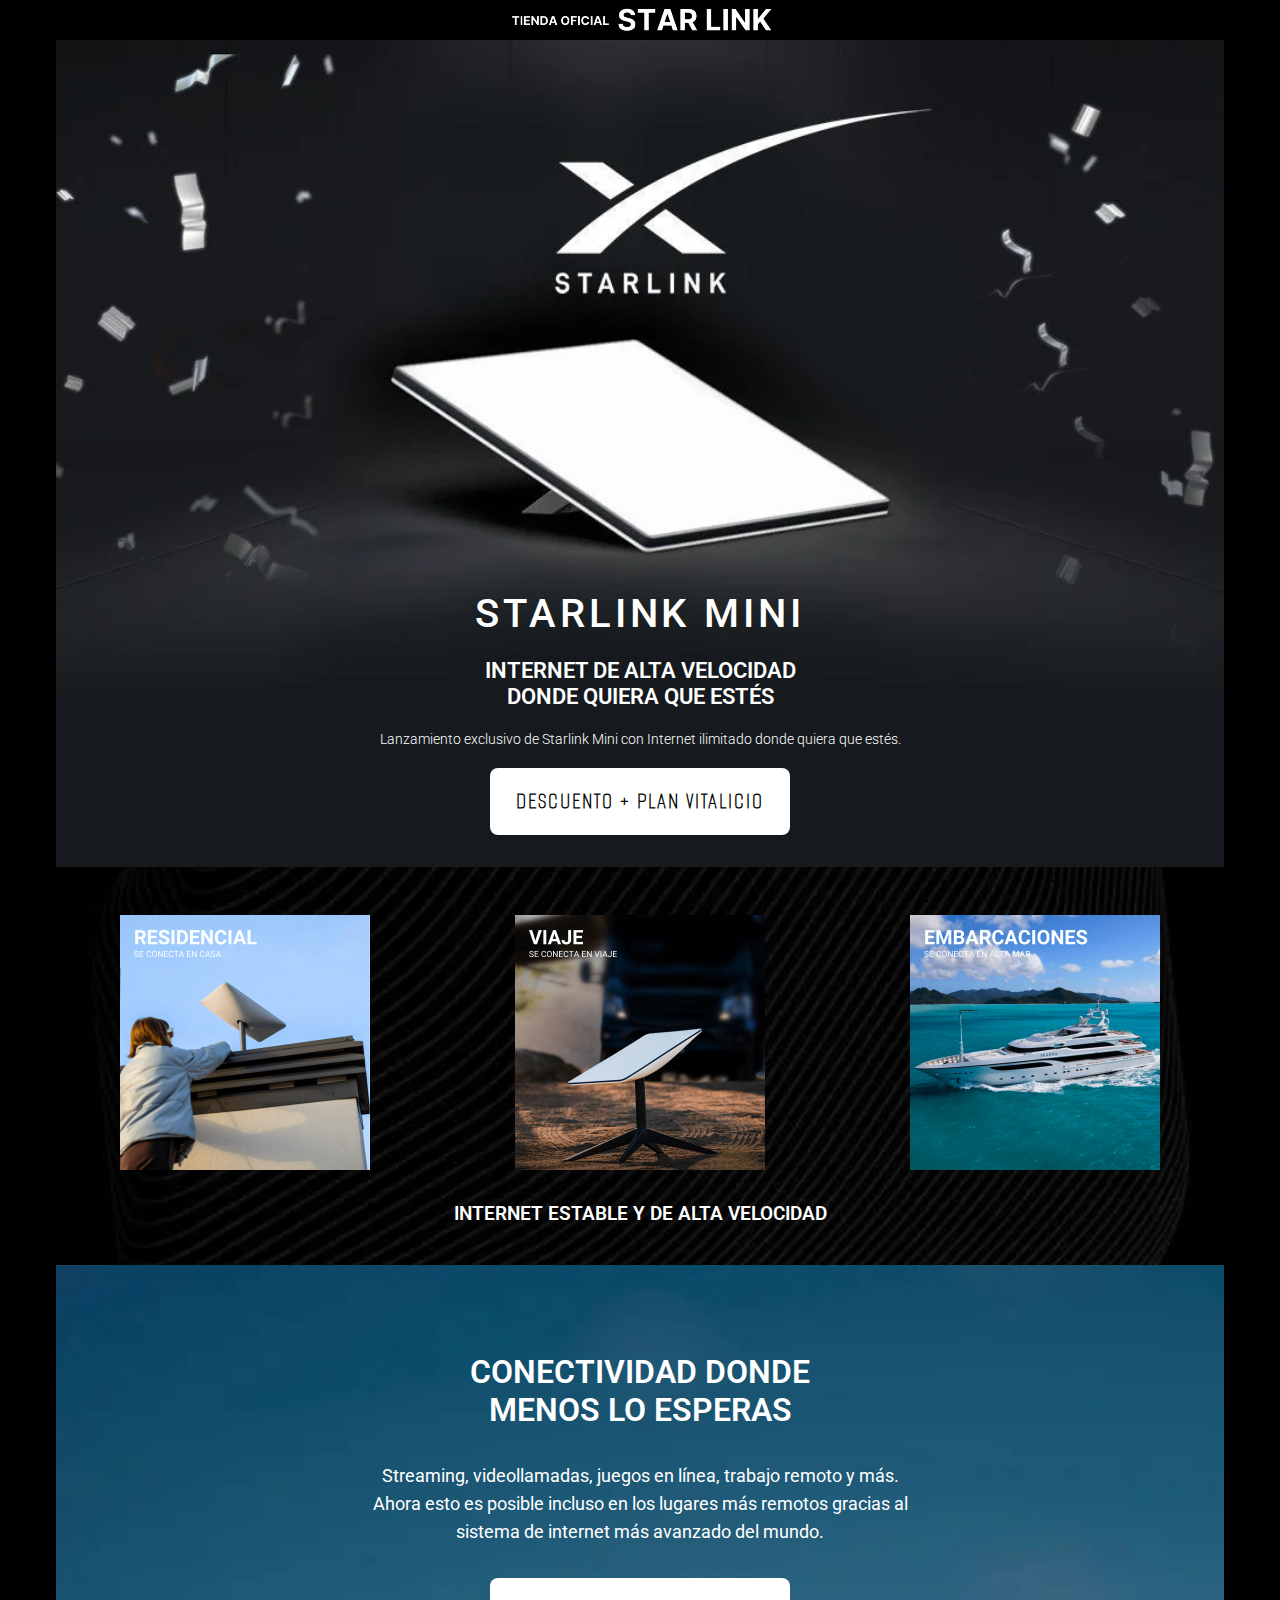
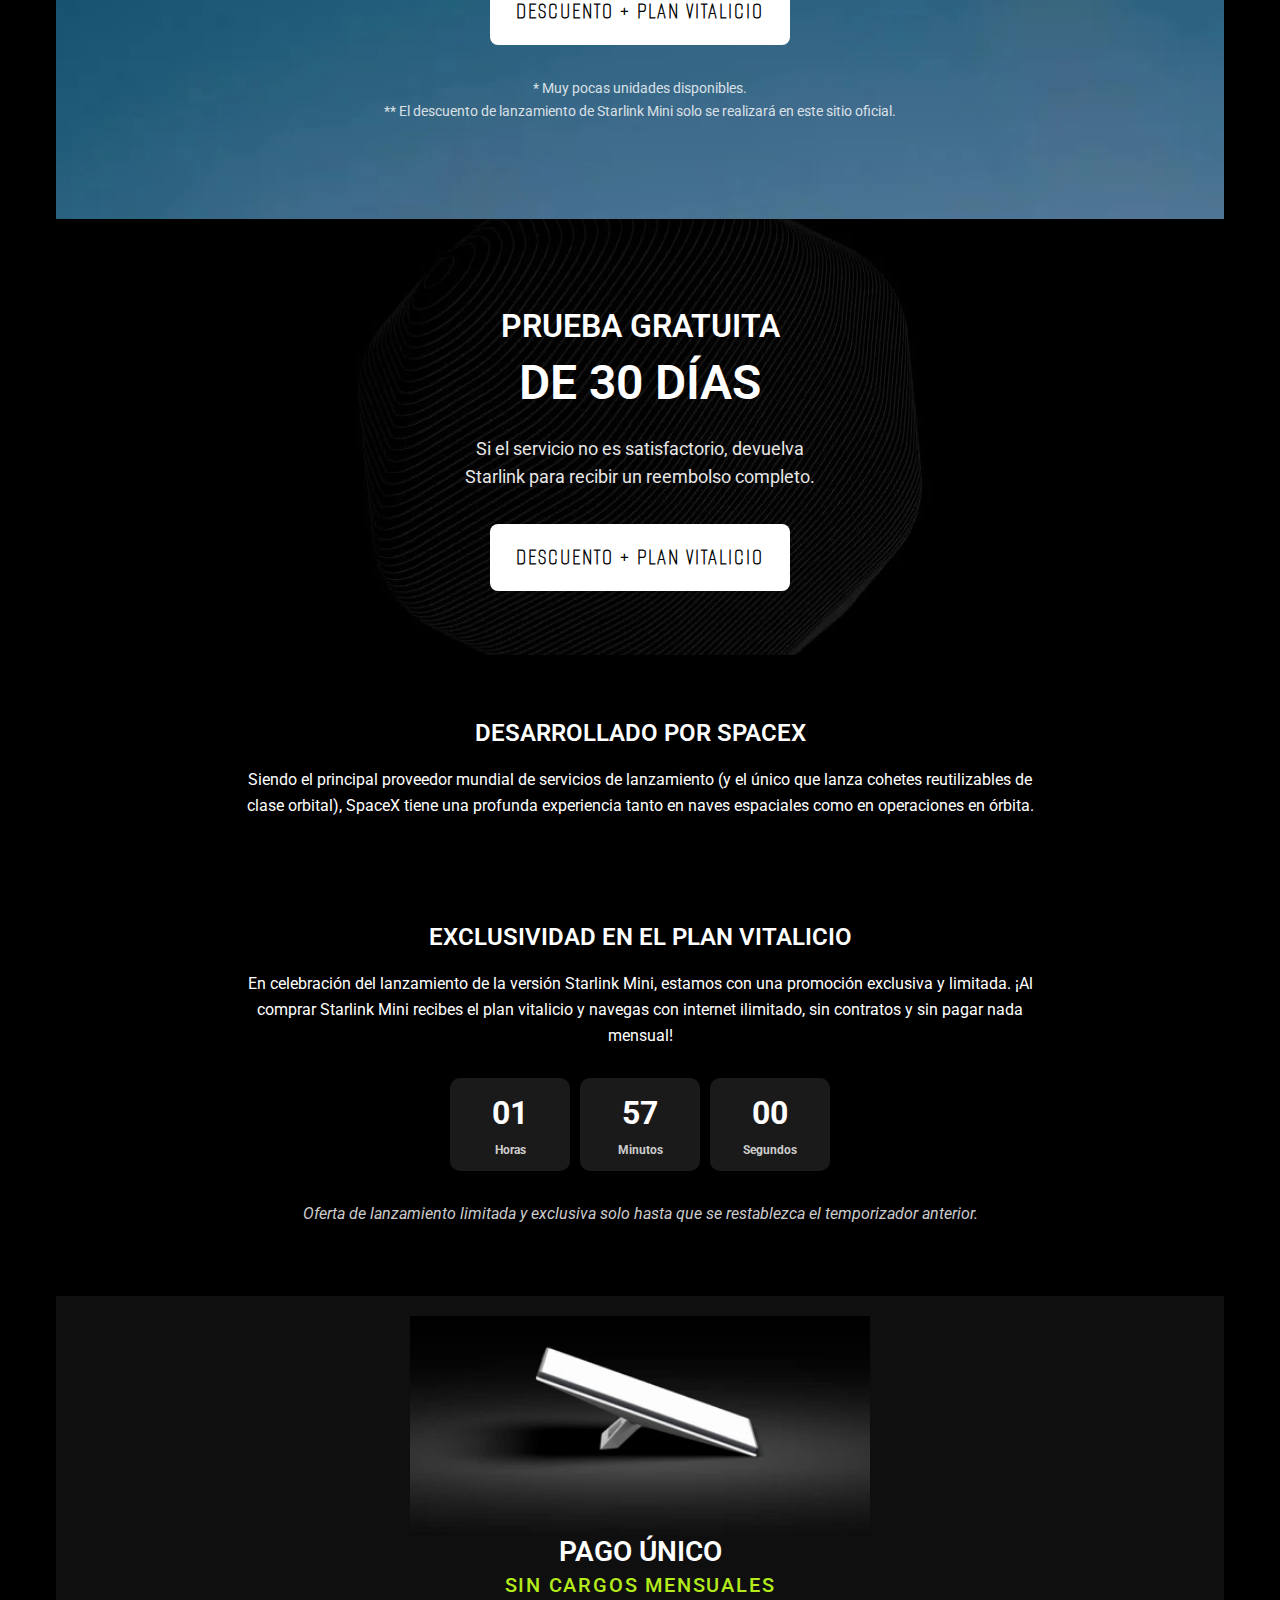
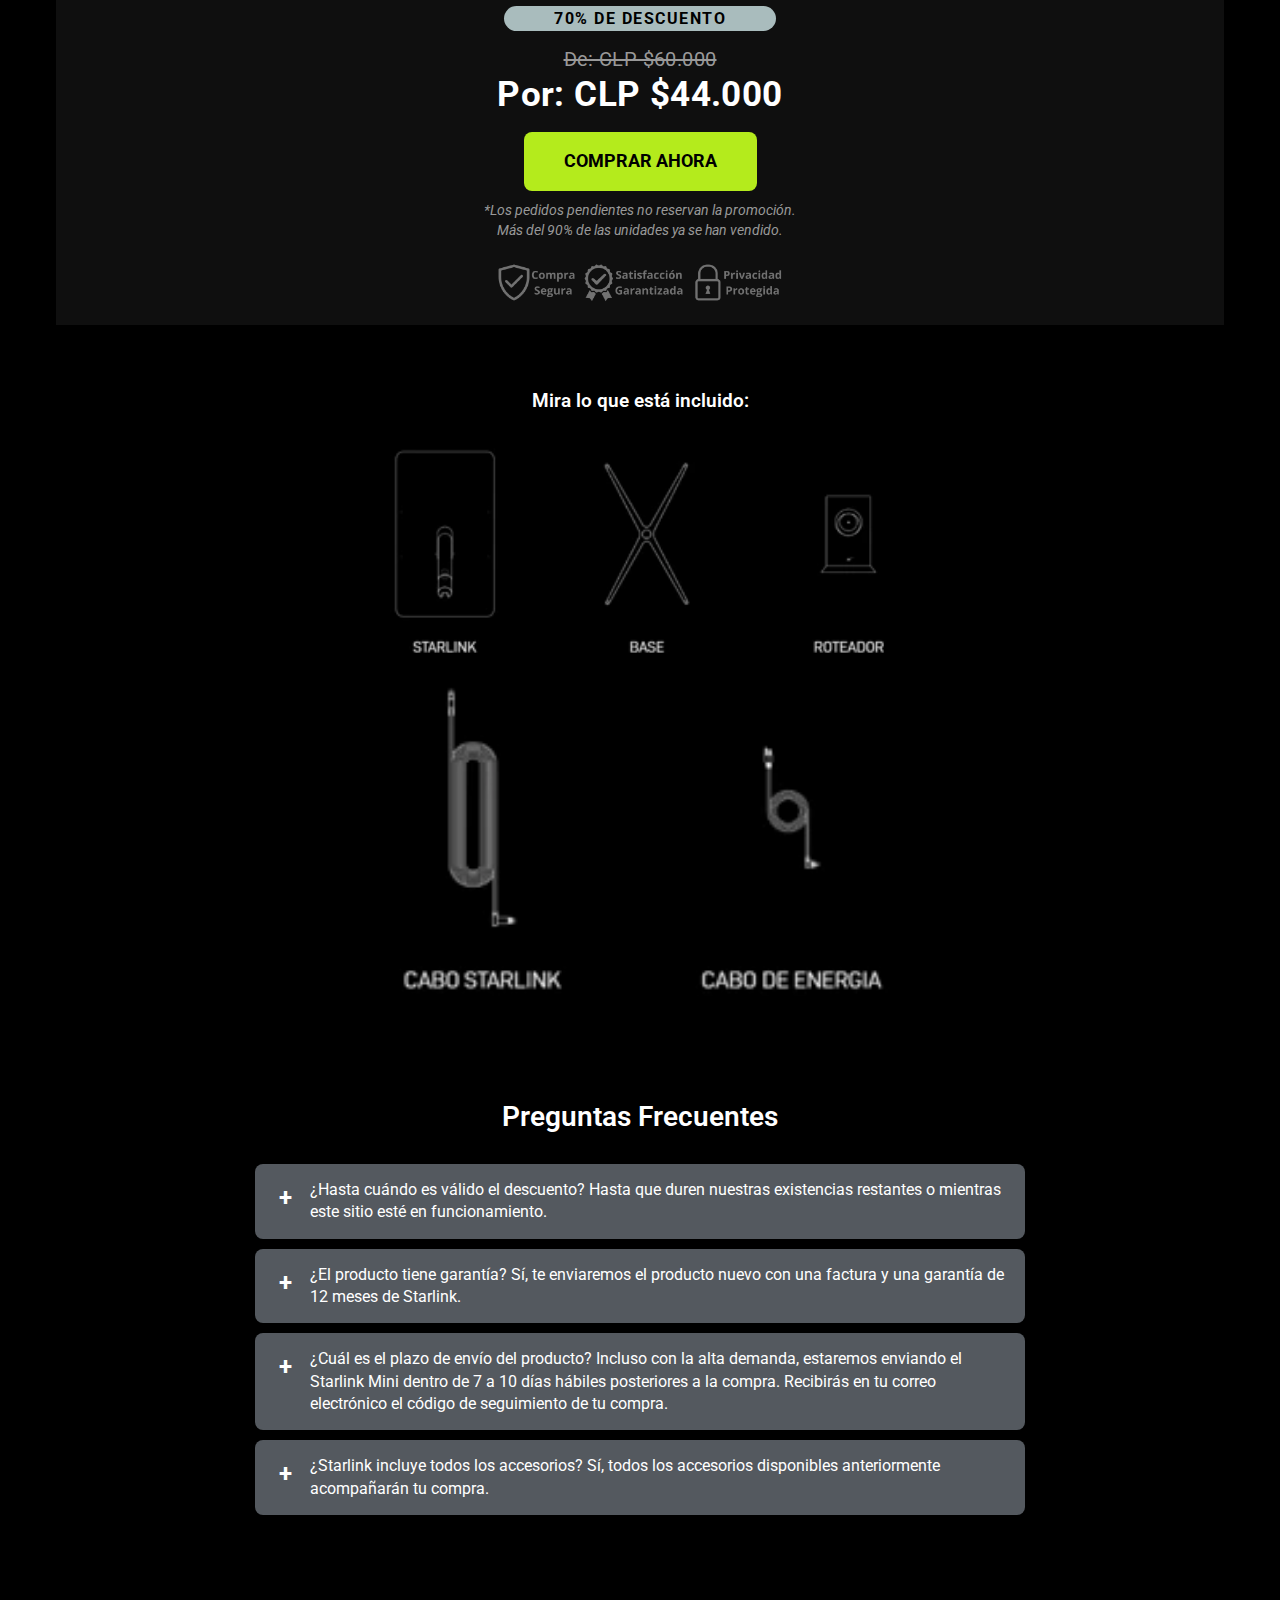
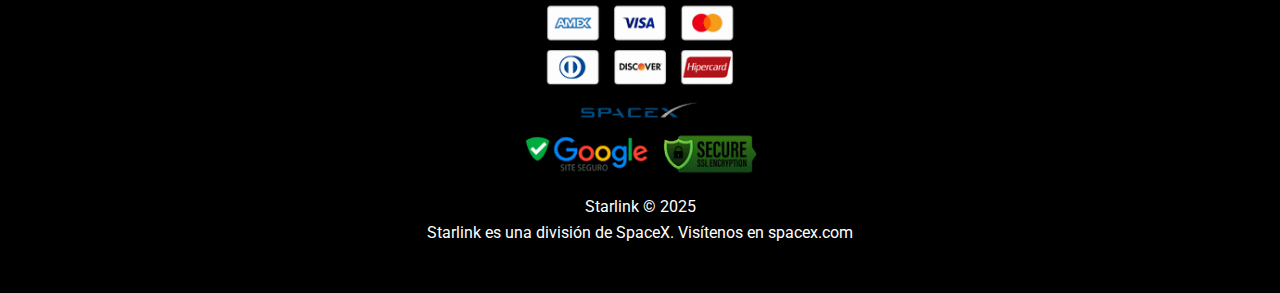
<file: chile/index.html>
<!DOCTYPE html>
<html lang="es">
<head>
	<meta charset="UTF-8">
	<title>Starlink Mini</title>
	<meta name="viewport" content="width=device-width, initial-scale=1">
	<meta name="description" content="Starlink Mini - Internet de alta velocidad vía satélite donde estés. Plan vitalicio sin mensualidad.">
	<meta name="robots" content="index, follow">
	<meta name="theme-color" content="#000000">

	<!-- Preload de recursos críticos -->
	<link rel="preload" href="css/naEE3jFCemot.css" as="style">
	<link rel="preload" href="images/CiEcfHHTLoEt.webp" as="image">
	<link rel="preload" href="images/ago4gp0i9WSO.webp" as="image">
	<link rel="preload" href="https://fonts.googleapis.com/css2?family=Roboto:wght@300;400;500;700&display=swap" as="style">

	<!-- Estilos -->
	<link rel="stylesheet" href="css/naEE3jFCemot.css">
	<link rel="preconnect" href="https://fonts.googleapis.com/">
	<link rel="preconnect" href="https://fonts.gstatic.com/" crossorigin="">
	<link href="https://fonts.googleapis.com/css2?family=Roboto:wght@300;400;500;700&display=swap" rel="stylesheet">
	<link href="https://fonts.googleapis.com/css2?family=Alumni+Sans+Pinstripe&display=swap" rel="stylesheet">

</head>

<body class="starlink-page">
	<div class="container">
		<img src="images/XeeLISqBiVWK.webp" alt="Starlink Mini" class="logo" width="272" height="auto">

		<!-- Header -->
		<header class="header">
			<h1>STARLINK MINI</h1>
			<h2>INTERNET DE ALTA VELOCIDAD<br>DONDE QUIERA QUE ESTÉS</h2>
			<p class="subtitle">Lanzamiento exclusivo de Starlink Mini con Internet ilimitado donde quiera que estés.</p>
			<a href="#valor" class="cta-button">DESCUENTO + PLAN VITALICIO</a>
		</header>

		<!-- Benefícios -->
		<section class="benefits">
			<div class="benefit-grid">
				<div class="benefit-item">
					<img src="images/NE7OUY5bzjY3.webp" alt="Benefício 1" loading="lazy" width="250" height="auto">
				</div>
				<div class="benefit-item">
					<img src="images/gxKDyKGKsGOc.webp" alt="Benefício 2" loading="lazy" width="250" height="auto">
				</div>
				<div class="benefit-item">
					<img src="images/L14C0gWq1hJM.webp" alt="Benefício 3" loading="lazy" width="250" height="auto">
				</div>
			</div>
			<h2>INTERNET ESTABLE Y DE ALTA VELOCIDAD</h2>
		</section>

		<section class="conectivity">
			<div class="conectivity-content">
				<h2>CONECTIVIDAD DONDE<br>MENOS LO ESPERAS</h2>
				<p>Streaming, videollamadas, juegos en línea, trabajo remoto y más. Ahora esto es posible incluso
					en los lugares más remotos gracias al sistema de internet más avanzado del mundo.</p>
				<a href="#valor" class="cta-button">DESCUENTO + PLAN VITALICIO</a>
				<div class="conectivity-spacer"></div>
				<p class="disclaimer">* Muy pocas unidades disponibles.<br>** El descuento de lanzamiento de Starlink
					Mini solo se realizará en este sitio oficial.</p>
			</div>
		</section>

		<section class="trial">
			<div class="trial-content">
				<h2>PRUEBA GRATUITA<br><span class="highlight">DE 30 DÍAS</span></h2>
				<p>Si el servicio no es satisfactorio, devuelva<br>Starlink para recibir un reembolso completo.</p>
				<a href="#valor" class="cta-button">DESCUENTO + PLAN VITALICIO</a>
			</div>
		</section>

		<!-- Seção SpaceX -->
		<section class="spacex-section">
			<div class="spacex-content">
				<h2>DESARROLLADO POR SPACEX</h2>
				<p>Siendo el principal proveedor mundial de servicios de lanzamiento (y el único que lanza cohetes
					reutilizables de clase orbital), SpaceX tiene una profunda experiencia tanto en naves espaciales
					como en operaciones en órbita.</p>
			</div>
		</section>

		<!-- Seção Oferta Exclusiva -->
		<section class="exclusive-offer">
			<div class="offer-content">
				<h2>EXCLUSIVIDAD EN EL PLAN VITALICIO</h2>
				<p>En celebración del lanzamiento de la versión Starlink Mini, estamos con una promoción exclusiva y
					limitada. ¡Al comprar Starlink Mini recibes el plan vitalicio y navegas con internet ilimitado, sin
					contratos y sin pagar nada mensual!</p>
				<div class="countdown">
					<div class="countdown-item">
						<span id="hours">01</span>
						<span class="label">Horas</span>
					</div>
					<div class="countdown-item">
						<span id="minutes">57</span>
						<span class="label">Minutos</span>
					</div>
					<div class="countdown-item">
						<span id="seconds">00</span>
						<span class="label">Segundos</span>
					</div>
				</div>
				<p class="offer-note">Oferta de lanzamiento limitada y exclusiva solo hasta que se restablezca el
					temporizador anterior.</p>
			</div>
		</section>

		<!-- Seção Preço Único -->
		<section id="valor" class="price-section">
			<div class="price-content">
				<img src="images/ago4gp0i9WSO.webp" alt="Starlink Antena" class="price-image" loading="lazy">
				<h2>PAGO ÚNICO</h2>
				<p class="no-fees">SIN CARGOS MENSUALES</p>
				<div class="discount-badge">70% DE DESCUENTO</div>
				<div class="price-info">
					<p class="original-price">De: CLP $60.000</p>
					<p class="final-price">Por: CLP $44.000</p>
				</div>
				<!-- Alterar para el link del checkout -->	
				<a href="https://livestoreonline.shop/checkouts/cn/Z2NwLXVzLWNlbnRyYWwxOjAxSlYxQVJDM1BQN0pLU1lTMUI3TThKMDBN?auto_redirect=false&edge_redirect=true&locale=en&preview_theme_id=136800600234&skip_shop_pay=true" class="buy-button">COMPRAR AHORA</a>
				<p class="stock-info">*Los pedidos pendientes no reservan la promoción.<br>Más del 90% de las unidades
					ya se han vendido.</p>
				<img src="images/oxbBLExng1XD.webp" alt="Checkout Seguro" class="checkout-secure-img" loading="lazy">
			</div>
		</section>

		<!-- Seção O que está incluído -->
		<section class="included-section">
			<div class="included-content">
				<h2>Mira lo que está incluido:</h2>
				<div class="included-items">
					<div class="included-item">
						<img src="images/AT7wP5DXh2qF.webp" alt="Antena Starlink - Parte 1" class="included-image" loading="lazy">
					</div>
					<div class="included-item">
						<img src="images/0rRG94gxZXt8.webp" alt="Antena Starlink - Parte 2" class="included-image" loading="lazy">
					</div>
				</div>
			</div>
		</section>

		<!-- FAQ -->
		<section class="faq">
			<h2>Preguntas Frecuentes</h2>
			<div class="accordion">
				<div class="accordion-item">
					<div class="accordion-header">
						<span class="plus-icon">+</span>
						<h3>¿Hasta cuándo es válido el descuento? Hasta que duren nuestras existencias restantes o
							mientras este sitio esté en funcionamiento.</h3>
					</div>
				</div>
				<div class="accordion-item">
					<div class="accordion-header">
						<span class="plus-icon">+</span>
						<h3>¿El producto tiene garantía? Sí, te enviaremos el producto nuevo con una factura y una
							garantía de 12 meses de Starlink.</h3>
					</div>
				</div>
				<div class="accordion-item">
					<div class="accordion-header">
						<span class="plus-icon">+</span>
						<h3>¿Cuál es el plazo de envío del producto? Incluso con la alta demanda, estaremos enviando el
							Starlink Mini dentro de 7 a 10 días hábiles posteriores a la compra. Recibirás en tu correo
							electrónico el código de seguimiento de tu compra.</h3>
					</div>
				</div>
				<div class="accordion-item">
					<div class="accordion-header">
						<span class="plus-icon">+</span>
						<h3>¿Starlink incluye todos los accesorios? Sí, todos los accesorios disponibles anteriormente
							acompañarán tu compra.</h3>
					</div>
				</div>
			</div>
		</section>

		<!-- Footer otimizado -->
		<footer class="footer">
			<img src="images/oRBHlPiby1zV.webp" alt="Formas de Pago" class="footer-logo" loading="lazy" width="338" height="auto">
			<p>Starlink © 2025<br>Starlink es una división de SpaceX. Visítenos en spacex.com</p>
		</footer>
	</div>

	<!-- Scripts carregados no final -->
	<script async="" src="js/elig0wXj8Vc7.js"></script><script src="js/ectiE6nRoZ9m.js" defer=""></script>

</body>
</html>
</file>
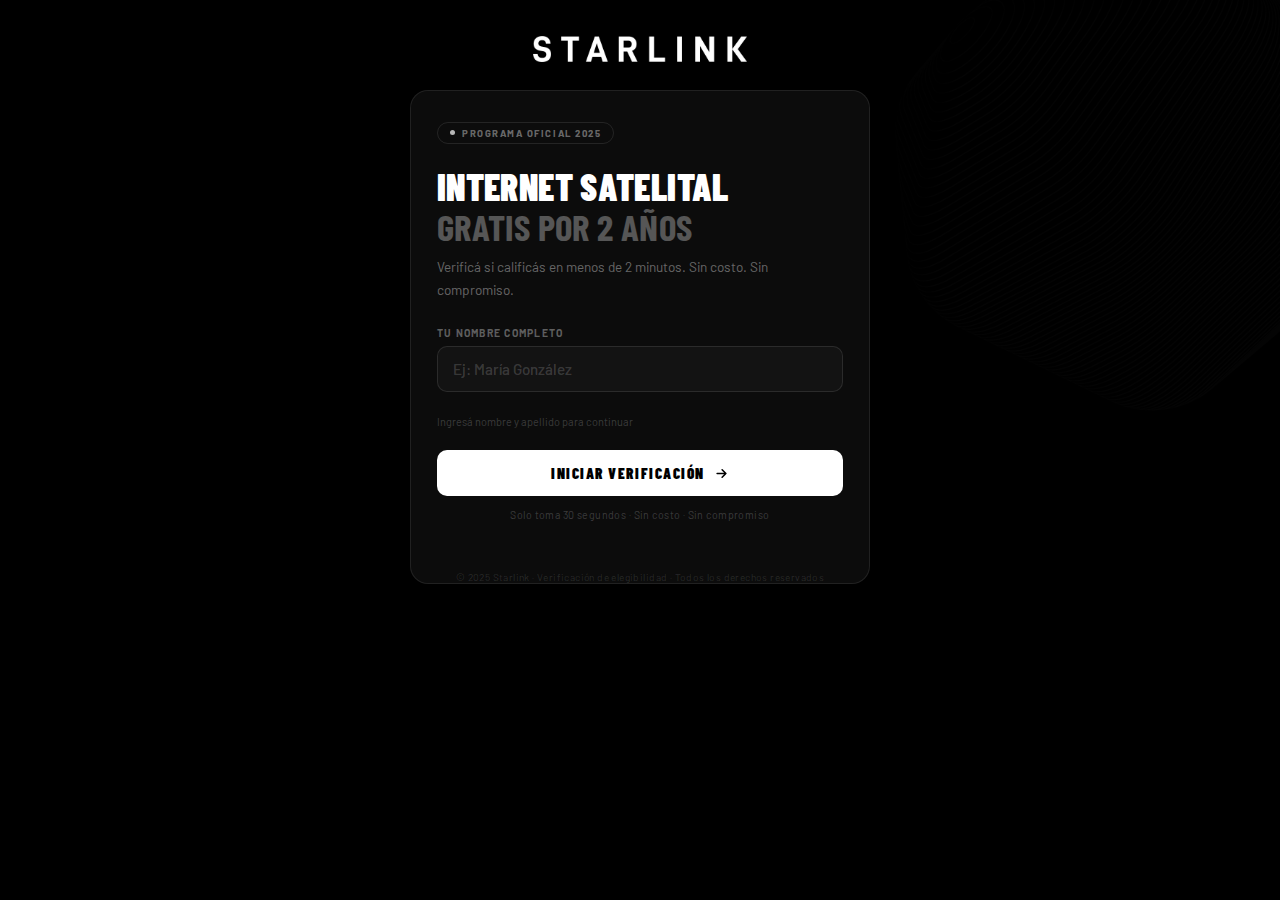
<file: Quiz Star/index.html>
<!DOCTYPE html>
<html lang="es">
<head>
  <meta charset="UTF-8"/>
  <meta name="viewport" content="width=device-width, initial-scale=1.0"/>
  <title>STARLINK · Verificación de Elegibilidad</title>
  <link rel="preconnect" href="https://fonts.googleapis.com"/>
  <link rel="preconnect" href="https://fonts.gstatic.com" crossorigin/>
  <link href="https://fonts.googleapis.com/css2?family=Barlow:wght@400;500;600;700&family=Barlow+Condensed:wght@700;900&display=swap" rel="stylesheet"/>
  <style>
:root {
  --bg:           #000000;
  --card-bg:      #0c0c0c;
  --card-border:  rgba(255,255,255,0.09);
  --white:        #ffffff;
  --text-main:    #ffffff;
  --text-dim:     rgba(255,255,255,0.38);
  --text-muted:   rgba(255,255,255,0.2);
  --text-ghost:   rgba(255,255,255,0.13);
  --opt-bg:       rgba(255,255,255,0.02);
  --opt-border:   rgba(255,255,255,0.08);
  --opt-hover-bg: rgba(255,255,255,0.06);
  --opt-hover-br: rgba(255,255,255,0.22);
  --opt-sel-bg:   rgba(255,255,255,0.09);
  --opt-sel-br:   rgba(255,255,255,0.45);
  --error-color:  rgba(255,80,80,0.95);
  --error-border: rgba(255,80,80,0.55);
  --error-glow:   rgba(255,80,80,0.08);
  --scarcity-bg:  rgba(0,200,120,0.08);
  --scarcity-br:  rgba(0,200,120,0.35);
  --scarcity-dot: #00c87a;
  --scarcity-txt: #6bffb8;
  --font-body:    'Barlow', sans-serif;
  --font-display: 'Barlow Condensed', sans-serif;
  --radius-card:  18px;
  --radius-btn:   10px;
  --radius-opt:   9px;
  --transition:   0.2s ease;
}

*,*::before,*::after{box-sizing:border-box;margin:0;padding:0}

body {
  font-family: var(--font-body);
  background: var(--bg);
  color: var(--text-main);
  min-height: 100vh;
  display: flex;
  flex-direction: column;
  align-items: center;
  padding: 0 16px 40px;
  overflow-x: hidden;
  -webkit-font-smoothing: antialiased;
}

.bg-illus {
  position: fixed;
  top: -80px; right: -100px;
  width: 500px; height: 500px;
  object-fit: contain;
  opacity: 0.12;
  pointer-events: none;
  z-index: 0;
  filter: brightness(1.5);
}

.logo-wrap {
  position: relative; z-index: 2;
  padding: 36px 0 28px;
  display: flex; justify-content: center;
}
.logo-img { height: 26px; object-fit: contain; }

.quiz-card {
  position: relative; z-index: 2;
  width: 100%; max-width: 460px;
  background: var(--card-bg);
  border: 1px solid var(--card-border);
  border-radius: var(--radius-card);
  overflow: hidden;
}

/* ── BARRA DE PROGRESO ── */
.prog-bar-track {
  height: 2px;
  background: rgba(255,255,255,0.06);
  width: 100%; display: none;
}
.prog-bar-fill {
  height: 100%; width: 0%;
  background: var(--white);
  transition: width 0.6s cubic-bezier(0.4,0,0.2,1);
}
.prog-row {
  display: none;
  justify-content: space-between;
  align-items: center;
  padding: 12px 20px 0;
  gap: 8px;
}
.prog-center {
  display: flex;
  align-items: center;
  gap: 8px;
  flex: 1;
  justify-content: center;
}
.prog-step {
  font-size: 0.62rem;
  font-weight: 700;
  letter-spacing: 0.12em;
  color: rgba(255,255,255,0.25);
  text-transform: uppercase;
}
.prog-divider {
  width: 1px;
  height: 10px;
  background: rgba(255,255,255,0.15);
  flex-shrink: 0;
}
.prog-pct {
  font-size: 0.62rem;
  font-weight: 700;
  color: rgba(255,255,255,0.55);
  letter-spacing: 0.06em;
  min-width: 28px;
  text-align: right;
}

/* ── BOTÓN VOLVER ── */
.btn-back {
  display: none;
  align-items: center;
  gap: 6px;
  background: none;
  border: none;
  color: rgba(255,255,255,0.3);
  font-family: var(--font-body);
  font-size: 0.72rem;
  font-weight: 600;
  letter-spacing: 0.08em;
  text-transform: uppercase;
  cursor: pointer;
  padding: 0;
  transition: color var(--transition);
  margin-left: auto;
}
.btn-back:hover { color: rgba(255,255,255,0.7); }
.btn-back svg { width: 14px; height: 14px; }
.prog-row.has-back { justify-content: space-between; align-items: center; }

/* ── PANTALLAS ── */
.screen { display: none; }
.screen.active { display: block; animation: fadeUp 0.32s ease forwards; }
@keyframes fadeUp {
  from { opacity:0; transform:translateY(10px); }
  to   { opacity:1; transform:translateY(0); }
}
.card-inner { padding: 28px 26px 30px; }

/* ── BADGE ── */
.top-badge {
  display: inline-flex; align-items: center; gap: 7px;
  font-size:0.6rem; font-weight:700; letter-spacing:0.16em;
  color:rgba(255,255,255,0.4); text-transform:uppercase;
  border:1px solid rgba(255,255,255,0.1); border-radius:99px;
  padding:4px 12px; margin-bottom:22px;
}
.dot-pulse {
  width:5px; height:5px; background:var(--white);
  border-radius:50%; opacity:0.7;
  animation: pulse 1.8s ease infinite;
}
@keyframes pulse {
  0%,100%{opacity:0.7;transform:scale(1)}
  50%{opacity:0.2;transform:scale(0.5)}
}

.screen-title {
  font-family: var(--font-display);
  font-size: clamp(1.7rem,5.5vw,2.3rem);
  font-weight:900; line-height:1.1;
  text-transform:uppercase; letter-spacing:0.01em;
  color:var(--text-main); margin-bottom:10px;
}
.screen-title .dim { opacity:0.3; font-weight:700; }
.screen-sub { font-size:0.85rem; color:var(--text-dim); line-height:1.65; margin-bottom:26px; }

/* ── INPUTS ── */
.inp-label {
  display:block; font-size:0.65rem; font-weight:700;
  letter-spacing:0.12em; color:rgba(255,255,255,0.35);
  text-transform:uppercase; margin-bottom:7px;
}
.text-input {
  width:100%;
  background:rgba(255,255,255,0.03);
  border:1px solid rgba(255,255,255,0.1);
  border-radius:var(--radius-btn);
  padding:13px 15px;
  font-family:var(--font-body); font-size:0.95rem;
  font-weight:500; color:var(--text-main);
  outline:none; caret-color:var(--white);
  transition:border-color var(--transition), box-shadow var(--transition);
  appearance:none; -webkit-appearance:none;
}
.text-input::placeholder { color:rgba(255,255,255,0.18); }
.text-input:focus {
  border-color:rgba(255,255,255,0.35);
  box-shadow:0 0 0 3px rgba(255,255,255,0.05);
}
.text-input.locked {
  background:rgba(255,255,255,0.015);
  border-color:rgba(255,255,255,0.06);
  color:rgba(255,255,255,0.5);
  cursor:not-allowed;
}
.text-input.has-error {
  border-color: var(--error-border) !important;
  box-shadow: 0 0 0 3px var(--error-glow) !important;
}
.select-input {
  background-image: url("data:image/svg+xml,%3Csvg xmlns='http://www.w3.org/2000/svg' viewBox='0 0 24 24' fill='none'%3E%3Cpath d='M6 9l6 6 6-6' stroke='rgba(255,255,255,0.35)' stroke-width='2' stroke-linecap='round' stroke-linejoin='round'/%3E%3C/svg%3E");
  background-repeat:no-repeat;
  background-position:right 14px center;
  background-size:16px;
  padding-right:40px;
  cursor:pointer;
}
.select-input option { background:#1a1a1a; color:#fff; }

.inp-error {
  display:block; font-size:0.7rem;
  color:var(--error-color);
  margin-top:5px; min-height:18px; font-weight:500;
}
.inp-hint { font-size:0.68rem; color:var(--text-muted); margin-bottom:22px; display:block; }
.field-locked-hint { display:block; font-size:0.68rem; color:rgba(255,255,255,0.25); margin-top:5px; }

/* ── BOTÓN PRINCIPAL ── */
.btn-main {
  width:100%; display:flex;
  align-items:center; justify-content:center; gap:9px;
  padding:14px 20px;
  font-family:var(--font-display);
  font-size:0.95rem; font-weight:900;
  letter-spacing:0.1em; text-transform:uppercase;
  color:#000; background:var(--white);
  border:none; border-radius:var(--radius-btn);
  cursor:pointer;
  transition:opacity var(--transition), transform 0.15s;
  margin-bottom:12px;
}
.btn-main:hover  { opacity:0.88; transform:translateY(-1px); }
.btn-main:active { transform:translateY(0); opacity:0.8; }
.btn-arrow { width:15px; height:15px; transition:transform var(--transition); flex-shrink:0; }
.btn-main:hover .btn-arrow { transform:translateX(3px); }
.btn-cta-form { font-size:0.88rem; padding:15px 20px; }
.microcopy { text-align:center; font-size:0.66rem; color:var(--text-muted); letter-spacing:0.04em; }

/* ── PERGUNTA ── */
.q-text { font-family:var(--font-display); font-size:clamp(1.2rem,4vw,1.55rem); font-weight:700; line-height:1.25; text-transform:uppercase; color:var(--text-main); margin-bottom:20px; margin-top:4px; }
.q-name { color:rgba(255,255,255,0.38); }
.options { display:flex; flex-direction:column; gap:7px; }
.opt {
  width:100%; display:flex; align-items:center; gap:13px;
  padding:12px 15px;
  background:var(--opt-bg); border:1px solid var(--opt-border);
  border-radius:var(--radius-opt); color:var(--text-main);
  font-family:var(--font-body); font-size:0.87rem; font-weight:500;
  cursor:pointer; text-align:left;
  transition:background var(--transition), border-color var(--transition);
}
.opt:hover { background:var(--opt-hover-bg); border-color:var(--opt-hover-br); }
.opt.selected { background:var(--opt-sel-bg); border-color:var(--opt-sel-br); }
.opt-k {
  width:25px; height:25px; min-width:25px;
  border:1px solid rgba(255,255,255,0.13); border-radius:6px;
  display:flex; align-items:center; justify-content:center;
  font-size:0.62rem; font-weight:700; color:rgba(255,255,255,0.3);
  transition:all var(--transition); flex-shrink:0;
}
.opt:hover .opt-k { border-color:rgba(255,255,255,0.45); color:#fff; }
.opt.selected .opt-k { background:#fff; border-color:#fff; color:#000; }
.opt.selecting { animation: selectPop 0.22s ease; }
@keyframes selectPop { 0%{transform:scale(1)} 50%{transform:scale(1.012)} 100%{transform:scale(1)} }

/* ── FORMULÁRIO ── */
.form-header { display:flex; align-items:center; gap:14px; margin-bottom:20px; }
.form-icon {
  width:42px; height:42px; min-width:42px;
  border:1px solid rgba(255,255,255,0.15); border-radius:50%;
  display:flex; align-items:center; justify-content:center;
  background:rgba(255,255,255,0.04);
}
.form-icon svg { width:18px; height:18px; }
.form-pretitle { font-family:var(--font-display); font-size:1.15rem; font-weight:900; text-transform:uppercase; letter-spacing:0.02em; line-height:1.1; margin-bottom:4px; }
.form-subtitle { font-size:0.8rem; color:var(--text-dim); line-height:1.4; }
.form-divider { height:1px; background:rgba(255,255,255,0.07); margin:18px 0; }
.field-group { margin-bottom:16px; }
.form-privacy { text-align:center; font-size:0.7rem; color:rgba(255,255,255,0.22); line-height:1.5; margin-top:4px; }

/* ── PROCESSANDO ── */
.proc-inner { display:flex; flex-direction:column; align-items:center; padding:56px 20px; gap:18px; text-align:center; }
.spin-wrap { position:relative; width:76px; height:76px; display:flex; align-items:center; justify-content:center; }
.ring { position:absolute; border-radius:50%; border:1.5px solid transparent; }
.r1 { inset:0;    border-top-color:rgba(255,255,255,1);    animation:spin 1.1s linear infinite; }
.r2 { inset:13px; border-right-color:rgba(255,255,255,0.35); animation:spin 1.8s linear infinite reverse; }
.r3 { inset:25px; border-bottom-color:rgba(255,255,255,0.12); animation:spin 2.5s linear infinite; }
@keyframes spin { to{transform:rotate(360deg)} }
.spin-ico { font-size:1.1rem; opacity:0.6; }
.proc-txt { font-family:var(--font-display); font-size:1rem; font-weight:700; letter-spacing:0.08em; text-transform:uppercase; color:var(--text-main); min-height:24px; transition:opacity 0.3s; }
.proc-dots { display:flex; gap:5px; }
.proc-dots span { width:5px; height:5px; background:var(--white); border-radius:50%; opacity:0.2; animation:db 1.2s ease infinite; }
.proc-dots span:nth-child(2){animation-delay:.2s}
.proc-dots span:nth-child(3){animation-delay:.4s}
@keyframes db { 0%,100%{opacity:0.2;transform:translateY(0)} 50%{opacity:0.8;transform:translateY(-4px)} }

/* ── RESULTADO ── */
.result-inner { display:flex; flex-direction:column; align-items:center; text-align:center; padding:34px 24px 30px; }
.result-icon { width:52px; height:52px; border:1px solid rgba(255,255,255,0.15); border-radius:50%; display:flex; align-items:center; justify-content:center; margin-bottom:16px; background:rgba(255,255,255,0.05); }
.result-icon svg { width:20px; height:20px; }
.result-label { font-size:0.6rem; font-weight:700; letter-spacing:0.18em; color:rgba(255,255,255,0.28); text-transform:uppercase; margin-bottom:12px; }
.result-title { font-family:var(--font-display); font-size:clamp(1.7rem,5.5vw,2.3rem); font-weight:900; text-transform:uppercase; line-height:1.1; margin-bottom:10px; }
.result-sub { font-size:0.86rem; color:var(--text-dim); line-height:1.6; margin-bottom:20px; max-width:300px; }
.result-data-box { width:100%; background:rgba(255,255,255,0.03); border:1px solid rgba(255,255,255,0.09); border-radius:10px; padding:14px 16px; margin-bottom:20px; text-align:left; }
.result-data-row { display:flex; align-items:flex-start; gap:8px; padding:5px 0; border-bottom:1px solid rgba(255,255,255,0.05); font-size:0.8rem; }
.result-data-row:last-child { border-bottom:none; }
.result-data-label { color:rgba(255,255,255,0.3); font-size:0.7rem; font-weight:700; letter-spacing:0.08em; text-transform:uppercase; min-width:80px; padding-top:1px; }
.result-data-value { color:rgba(255,255,255,0.8); font-weight:500; word-break:break-word; }
.scarcity { width:100%; display:flex; align-items:center; gap:10px; background:var(--scarcity-bg); border:1px solid var(--scarcity-br); border-radius:var(--radius-opt); padding:11px 14px; margin-bottom:24px; }
.sc-dot { width:7px; height:7px; min-width:7px; background:var(--scarcity-dot); border-radius:50%; box-shadow:0 0 8px rgba(255,68,68,0.6); animation:pulse 1.2s ease infinite; }
.sc-txt { font-size:0.79rem; color:var(--scarcity-txt); text-align:left; line-height:1.4; font-weight:500; }

.footer { position:relative; z-index:2; font-size:0.63rem; color:var(--text-ghost); text-align:center; padding:20px 0 0; letter-spacing:0.04em; }

@media(max-width:420px){
  .card-inner { padding:20px 16px 24px; }
  .result-inner { padding:24px 16px 24px; }
  .proc-inner { padding:44px 16px; }
  .bg-illus { width:280px; height:280px; top:-30px; right:-50px; }
}
</style>
</head>
<body>

  <img class="bg-illus" src="[data-uri]" alt="" aria-hidden="true"/>

  <div class="logo-wrap">
    <img class="logo-img" src="[data-uri]" alt="Starlink"/>
  </div>

  <div class="quiz-card">

    <div class="prog-bar-track" id="prog-track">
      <div class="prog-bar-fill" id="prog-fill"></div>
    </div>
    <div class="prog-row" id="prog-row">
      <!-- Botão Volver (lado esquerdo) -->
      <button class="btn-back" id="btn-back" aria-label="Volver a la pregunta anterior">
        <svg viewBox="0 0 24 24" fill="none">
          <path d="M19 12H5M11 6l-6 6 6 6" stroke="currentColor" stroke-width="2" stroke-linecap="round" stroke-linejoin="round"/>
        </svg>
        Volver
      </button>
      <!-- Centro: Pregunta X de 10 · 20% -->
      <div class="prog-center">
        <span class="prog-step" id="prog-step">Pregunta 1 de 10</span>
        <span class="prog-divider"></span>
        <span class="prog-pct"  id="prog-pct">0%</span>
      </div>
      <!-- Espaço direito para balancear -->
      <div style="min-width:52px"></div>
    </div>

    <!-- PANTALLA 0: NOMBRE -->
    <div class="screen active card-inner" id="s-name">
      <div class="top-badge"><span class="dot-pulse"></span>Programa Oficial 2025</div>
      <h1 class="screen-title">Internet Satelital<br/><span class="dim">Gratis por 2 Años</span></h1>
      <p class="screen-sub">Verificá si calificás en menos de 2 minutos. Sin costo. Sin compromiso.</p>
      <label class="inp-label" for="inp-name">Tu nombre completo</label>
      <input class="text-input" id="inp-name" type="text" placeholder="Ej: María González" maxlength="80" autocomplete="name"/>
      <span class="inp-error" id="err-name"></span>
      <span class="inp-hint">Ingresá nombre y apellido para continuar</span>
      <button class="btn-main" id="btn-start">
        Iniciar verificación
        <svg class="btn-arrow" viewBox="0 0 24 24" fill="none"><path d="M5 12h14M13 6l6 6-6 6" stroke="currentColor" stroke-width="2.5" stroke-linecap="round" stroke-linejoin="round"/></svg>
      </button>
      <p class="microcopy">Solo toma 30 segundos · Sin costo · Sin compromiso</p>
    </div>

    <!-- PANTALLA 1: PREGUNTA -->
    <div class="screen card-inner" id="s-question">
      <p class="q-text" id="q-text"></p>
      <div class="options" id="q-options"></div>
    </div>

    <!-- PANTALLA 2: FORMULARIO (sem DNI) -->
    <div class="screen card-inner" id="s-form">
      <div class="form-header">
        <div class="form-icon">
          <svg viewBox="0 0 24 24" fill="none"><path d="M9 12l2 2 4-4M21 12a9 9 0 11-18 0 9 9 0 0118 0z" stroke="white" stroke-width="1.8" stroke-linecap="round" stroke-linejoin="round"/></svg>
        </div>
        <div>
          <p class="form-pretitle">¡Casi listo, <span id="form-name-span"></span>!</p>
          <p class="form-subtitle">Completá tus datos para reservar tu cupo</p>
        </div>
      </div>
      <div class="form-divider"></div>

      <!-- Nombre bloqueado -->
      <div class="field-group">
        <label class="inp-label" for="f-nombre">Nombre completo</label>
        <input class="text-input locked" id="f-nombre" type="text" readonly/>
        <span class="field-locked-hint">✓ Ingresado al inicio</span>
      </div>

      <!-- Teléfono -->
      <div class="field-group">
        <label class="inp-label" for="f-tel">Teléfono / WhatsApp</label>
        <input class="text-input" id="f-tel" type="tel" placeholder="Ej: +54 9 11 1234-5678" maxlength="20"/>
        <span class="inp-error" id="err-tel"></span>
      </div>

      <!-- Email -->
      <div class="field-group">
        <label class="inp-label" for="f-email">Correo electrónico</label>
        <input class="text-input" id="f-email" type="email" placeholder="Ej: maria@gmail.com" maxlength="80"/>
        <span class="inp-error" id="err-email"></span>
      </div>

      <!-- Provincia -->
      <div class="field-group">
        <label class="inp-label" for="f-provincia">Provincia</label>
        <select class="text-input select-input" id="f-provincia">
          <option value="">Seleccioná tu provincia</option>
          <option>Buenos Aires</option><option>CABA</option><option>Catamarca</option>
          <option>Chaco</option><option>Chubut</option><option>Córdoba</option>
          <option>Corrientes</option><option>Entre Ríos</option><option>Formosa</option>
          <option>Jujuy</option><option>La Pampa</option><option>La Rioja</option>
          <option>Mendoza</option><option>Misiones</option><option>Neuquén</option>
          <option>Río Negro</option><option>Salta</option><option>San Juan</option>
          <option>San Luis</option><option>Santa Cruz</option><option>Santa Fe</option>
          <option>Santiago del Estero</option><option>Tierra del Fuego</option><option>Tucumán</option>
        </select>
        <span class="inp-error" id="err-provincia"></span>
      </div>

      <!-- Ciudad -->
      <div class="field-group">
        <label class="inp-label" for="f-ciudad">Localidad / Ciudad</label>
        <input class="text-input" id="f-ciudad" type="text" placeholder="Ej: Mar del Plata" maxlength="80"/>
        <span class="inp-error" id="err-ciudad"></span>
      </div>

      <!-- Dirección -->
      <div class="field-group">
        <label class="inp-label" for="f-direccion">Dirección completa</label>
        <input class="text-input" id="f-direccion" type="text" placeholder="Ej: Av. Corrientes 1234, Piso 2" maxlength="120"/>
        <span class="inp-error" id="err-direccion"></span>
      </div>

      <!-- Código postal -->
      <div class="field-group">
        <label class="inp-label" for="f-cp">Código postal</label>
        <input class="text-input" id="f-cp" type="text" placeholder="Ej: 1043" maxlength="8" inputmode="numeric"/>
        <span class="inp-error" id="err-cp"></span>
      </div>

      <div class="form-divider"></div>
      <button class="btn-main btn-cta-form" id="btn-form-submit">
        Confirmar y ver si soy elegible
        <svg class="btn-arrow" viewBox="0 0 24 24" fill="none"><path d="M5 12h14M13 6l6 6-6 6" stroke="currentColor" stroke-width="2.5" stroke-linecap="round" stroke-linejoin="round"/></svg>
      </button>
      <p class="form-privacy">🔒 Tus datos están protegidos y no serán compartidos con terceros.</p>
    </div>

    <!-- PANTALLA 3: PROCESANDO -->
    <div class="screen" id="s-processing">
      <div class="proc-inner">
        <div class="spin-wrap">
          <div class="ring r1"></div><div class="ring r2"></div><div class="ring r3"></div>
          <span class="spin-ico">⬡</span>
        </div>
        <p class="proc-txt" id="proc-txt">Analizando información...</p>
        <div class="proc-dots"><span></span><span></span><span></span></div>
      </div>
    </div>

    <!-- PANTALLA 4: RESULTADO -->
<div class="screen" id="s-result">
  <div class="result-inner">

    <div class="result-icon">
      <svg viewBox="0 0 24 24" fill="none">
        <path d="M20 6L9 17l-5-5" stroke="white" stroke-width="2.5" stroke-linecap="round" stroke-linejoin="round"/>
      </svg>
    </div>

    <p class="result-label">Aprobación confirmada</p>

    <h2 class="result-title" id="result-title">
      ¡FELICITACIONES, <span id="user-name"></span>!
    </h2>

    <p class="result-sub">
      Tu perfil fue aprobado. Ahora podés avanzar a la siguiente etapa para activar tu acceso a Starlink gratis por 2 años.
    </p>

    <div class="result-data-box" id="result-data-box"></div>

    <div class="scarcity">
      <span class="sc-dot"></span>
      <p class="sc-txt">
        Tu lugar está reservado por pocos minutos. Confirmá ahora para no perderlo.
      </p>
    </div>

    <button class="btn-main" id="btn-cta">
      AVANZAR A LA SIGUIENTE ETAPA →
      <svg class="btn-arrow" viewBox="0 0 24 24" fill="none">
        <path d="M5 12h14M13 6l6 6-6 6" stroke="currentColor" stroke-width="2.5" stroke-linecap="round" stroke-linejoin="round"/>
      </svg>
    </button>

    <p class="microcopy">
      Activación rápida · Sin costo hoy · Sin compromiso
    </p>

  </div>
</div>


  <p class="footer">© 2025 Starlink · Verificación de elegibilidad · Todos los derechos reservados</p>

  <script>
'use strict';

const PREGUNTAS = [
  { texto:"{nombre}, ¿en qué tipo de zona\nVivís actualmente?",    opciones:["Zona rural o campo","Pueblo o ciudad pequeña","Barrio periférico","Ciudad grande"] },
  { texto:"¿Cómo calificarías tu\nconexión actual a internet?",    opciones:["Muy mala","Inestable","Regular","Buena"] },
  { texto:"{nombre}, ¿tenés acceso a fibra\nóptica en tu domicilio?", opciones:["No","No estoy seguro","Sí, pero es inestable","Sí, funciona bien"] },
  { texto:"¿Para qué usás\nprincipalmente internet?",               opciones:["Trabajo o estudio","Streaming y redes sociales","Juegos online","Todo lo anterior"] },
  { texto:"{nombre}, ¿cuántas personas\nusan internet en tu hogar?", opciones:["1 persona","2 a 3 personas","4 a 5 personas","Más de 5 personas"] },
  { texto:"¿Estarías dispuesto/a a probar\nuna nueva tecnología?",  opciones:["Sí, sin problema","Sí, ocasionalmente","Tal vez","No"] },
  { texto:"{nombre}, ¿tenés un espacio para\ninstalar un pequeño equipo?", opciones:["Sí","Creo que sí","No estoy seguro","No"] },
  { texto:"¿Con qué urgencia necesitás\nmejorar tu conexión?",      opciones:["Muy urgente","Urgente","Moderada","No es urgente"] },
  { texto:"{nombre}, ¿contás con correo\ny teléfono activos?",      opciones:["Sí, ambos","Solo correo","Solo teléfono","No"] },
  { texto:"Si sos seleccionado/a, ¿podrías\ncoordenar la activación?", opciones:["Sí, inmediatamente","En los próximos días","En una semana","No estoy seguro"] }
];

const PROC_TEXTOS = ["Analizando información...","Validando perfil...","Verificando cupos...","Confirmando elegibilidad...","Casi listo..."];

/* ── MUDE AQUI O SEU LINK ── */
const LINK_DESTINO = "https://TU-LINK-AQUI.com";

/* ── ESTADO ── */
let nombre    = "";
let qActual   = 0;
const TOTAL   = PREGUNTAS.length;
let respostas = new Array(TOTAL).fill(null); // guarda resposta de cada pergunta

/* ── HELPERS ── */
const $ = id => document.getElementById(id);

function capitalize(str){
  return str.trim().split(' ').map(w=>w.charAt(0).toUpperCase()+w.slice(1).toLowerCase()).join(' ');
}
function primerNombre(){ return nombre.split(' ')[0]; }

function mostrarScreen(id){
  document.querySelectorAll('.screen').forEach(s=>s.classList.remove('active'));
  $(id).classList.add('active');
  window.scrollTo({top:0,behavior:'smooth'});
}

function setProgreso(n){
  const pct = Math.round((n/TOTAL)*100);
  $('prog-fill').style.width = pct+'%';
  $('prog-pct').textContent  = pct+'%';
  $('prog-step').textContent = `Pregunta ${Math.min(n+1,TOTAL)} de ${TOTAL}`;
}

function mostrarError(inputId, errorId, msg){
  const inp=$(inputId); const err=$(errorId);
  if(inp) inp.classList.add('has-error');
  if(err) err.textContent=msg;
}
function limpiarError(inputId, errorId){
  const inp=$(inputId); const err=$(errorId);
  if(inp) inp.classList.remove('has-error');
  if(err) err.textContent='';
}

/* ── BOTÓN VOLVER ── */
function actualizarBtnVolver(){
  const btn = $('btn-back');
  // Mostrar seta SOMENTE a partir da pergunta 2 em diante (index >= 1)
  if(qActual >= 1){
    btn.style.display = 'flex';
  } else {
    btn.style.display = 'none';
  }
}

function voltarPergunta(){
  if(qActual > 0){
    qActual--;
    mostrarScreen('s-question');
    cargarPregunta(qActual);
  }
}

/* ── PASO 0: NOMBRE COMPLETO ── */
function validarNombreCompleto(v){
  const partes = v.trim().split(/\s+/).filter(p=>p.length>=2);
  return partes.length>=2;
}

function iniciar(){
  const val = $('inp-name').value.trim();
  limpiarError('inp-name','err-name');
  if(val.length<2){
    mostrarError('inp-name','err-name','Ingresá tu nombre para continuar.');
    $('inp-name').focus(); return;
  }
  if(!validarNombreCompleto(val)){
    mostrarError('inp-name','err-name','Por favor ingresá tu nombre Y apellido completos.');
    $('inp-name').focus(); return;
  }
  nombre  = capitalize(val);
  qActual = 0;
  respostas = new Array(TOTAL).fill(null);
  $('prog-track').style.display='block';
  $('prog-row').style.display='flex';
  setProgreso(0);
  mostrarScreen('s-question');
  cargarPregunta(0);
}

/* ── PASO 1-10: PERGUNTAS ── */
function cargarPregunta(index){
  const p  = PREGUNTAS[index];
  const pn = primerNombre();

  setProgreso(index);
  actualizarBtnVolver();

  const textoBase = p.texto.replace(/\{nombre\}/g, pn);
  const lineas    = textoBase.split('\n');
  $('q-text').innerHTML = lineas.map((linea,i)=>{
    const hl = linea.replace(new RegExp(`(${pn})`,'gi'),'<span class="q-name">$1</span>');
    return i<lineas.length-1 ? hl+'<br/>' : hl;
  }).join('');

  const grid  = $('q-options');
  grid.innerHTML='';
  const letras=['A','B','C','D'];

  p.opciones.forEach((txt,i)=>{
    const btn=document.createElement('button');
    btn.className='opt';
    // Restaurar resposta anterior se já respondeu
    if(respostas[index]===i) btn.classList.add('selected');
    btn.style.cssText=`opacity:0;transform:translateX(-8px);transition:opacity 0.26s ease ${i*0.055}s,transform 0.26s ease ${i*0.055}s,background 0.15s,border-color 0.15s`;
    btn.innerHTML=`<span class="opt-k">${letras[i]}</span><span>${txt}</span>`;
    btn.addEventListener('click',()=>selecionarOpcion(btn,i));
    grid.appendChild(btn);
    requestAnimationFrame(()=>{
      setTimeout(()=>{
        btn.style.opacity='1';
        btn.style.transform='translateX(0)';
      },20+i*55);
    });
  });
}

function selecionarOpcion(btn, indexOpcion){
  document.querySelectorAll('.opt').forEach(b=>b.classList.remove('selected','selecting'));
  btn.classList.add('selected','selecting');
  respostas[qActual] = indexOpcion; // salvar resposta

  setTimeout(()=>{
    qActual++;
    if(qActual<TOTAL){
      mostrarScreen('s-question');
      cargarPregunta(qActual);
    } else {
      setProgreso(TOTAL);
      $('prog-track').style.display='none';
      $('prog-row').style.display='none';
      mostrarFormulario();
    }
  },300);
}

/* ── PASO 2: FORMULÁRIO ── */
function mostrarFormulario(){
  $('f-nombre').value        = nombre;
  $('form-name-span').textContent = primerNombre();
  mostrarScreen('s-form');
}

function esEmailValido(e){ return /^[^\s@]+@[^\s@]+\.[^\s@]+$/.test(e); }
function esTelValido(t){
  const d=t.replace(/[\s\-\+\(\)]/g,'');
  return d.length>=8 && /^\d+$/.test(d);
}

function validarFormulario(){
  let valido=true;

  // Teléfono
  limpiarError('f-tel','err-tel');
  const tel=$('f-tel').value.trim();
  if(!tel){ mostrarError('f-tel','err-tel','Ingresá tu teléfono o WhatsApp.'); valido=false; }
  else if(!esTelValido(tel)){ mostrarError('f-tel','err-tel','Teléfono inválido. Mínimo 8 dígitos.'); valido=false; }

  // Email
  limpiarError('f-email','err-email');
  const email=$('f-email').value.trim();
  if(!email){ mostrarError('f-email','err-email','Ingresá tu correo electrónico.'); valido=false; }
  else if(!esEmailValido(email)){ mostrarError('f-email','err-email','Correo inválido. Ej: tu@email.com'); valido=false; }

  // Provincia
  limpiarError('f-provincia','err-provincia');
  const prov=$('f-provincia').value;
  if(!prov){ mostrarError('f-provincia','err-provincia','Seleccioná tu provincia.'); valido=false; }

  // Ciudad
  limpiarError('f-ciudad','err-ciudad');
  const ciudad=$('f-ciudad').value.trim();
  if(!ciudad||ciudad.length<2){ mostrarError('f-ciudad','err-ciudad','Ingresá tu localidad o ciudad.'); valido=false; }

  // Dirección
  limpiarError('f-direccion','err-direccion');
  const dir=$('f-direccion').value.trim();
  if(!dir||dir.length<5){ mostrarError('f-direccion','err-direccion','Ingresá tu dirección completa.'); valido=false; }

  // Código postal
  limpiarError('f-cp','err-cp');
  const cp=$('f-cp').value.trim();
  if(!cp){ mostrarError('f-cp','err-cp','Ingresá tu código postal.'); valido=false; }

  return valido;
}

function enviarFormulario(){
  if(!validarFormulario()){
    const primerErr=document.querySelector('.has-error');
    if(primerErr) primerErr.scrollIntoView({behavior:'smooth',block:'center'});
    return;
  }
  mostrarScreen('s-processing');
  iniciarProcessamiento();
}

/* ── PASO 3: PROCESSAMENTO ── */
function iniciarProcessamiento(){
  let i=0;
  $('proc-txt').textContent=PROC_TEXTOS[0];
  const iv=setInterval(()=>{
    i++;
    if(i<PROC_TEXTOS.length){
      const el=$('proc-txt');
      el.style.opacity='0';
      setTimeout(()=>{ el.textContent=PROC_TEXTOS[i]; el.style.opacity='1'; },220);
    } else {
      clearInterval(iv);
      setTimeout(mostrarResultado,400);
    }
  },900);
}

/* ── PASO 4: RESULTADO ── */
function mostrarResultado(){
  $('result-title').textContent=`¡Buenas noticias, ${primerNombre()}!`;
  const box=$('result-data-box');
  const datos=[
    {label:'Nombre',    value:nombre},
    {label:'Teléfono',  value:$('f-tel').value.trim()},
    {label:'Email',     value:$('f-email').value.trim()},
    {label:'Provincia', value:$('f-provincia').value},
    {label:'Ciudad',    value:$('f-ciudad').value.trim()},
    {label:'Dirección', value:$('f-direccion').value.trim()},
  ];
  box.innerHTML=datos.map(d=>`
    <div class="result-data-row">
      <span class="result-data-label">${d.label}</span>
      <span class="result-data-value">${d.value}</span>
    </div>
  `).join('');
  mostrarScreen('s-result');
}

/* ── EVENTOS ── */
document.addEventListener('DOMContentLoaded',()=>{
  $('btn-start').addEventListener('click', iniciar);
  $('inp-name').addEventListener('keydown', e=>{ if(e.key==='Enter') iniciar(); });
  $('inp-name').addEventListener('input',   ()=>limpiarError('inp-name','err-name'));
  $('btn-back').addEventListener('click',   voltarPergunta);
  $('btn-form-submit').addEventListener('click', enviarFormulario);

  ['f-tel','f-email','f-ciudad','f-direccion','f-cp'].forEach(id=>{
    const el=$(id);
    if(el) el.addEventListener('input',()=>{
      el.classList.remove('has-error');
      const errKey = id.replace('f-','');
      const errEl=$('err-'+errKey);
      if(errEl) errEl.textContent='';
    });
  });
  $('f-provincia').addEventListener('change',()=>limpiarError('f-provincia','err-provincia'));
  $('btn-cta').addEventListener('click',()=>{ window.location.href=LINK_DESTINO; });
});
</script>
</body>
</html>
</file>
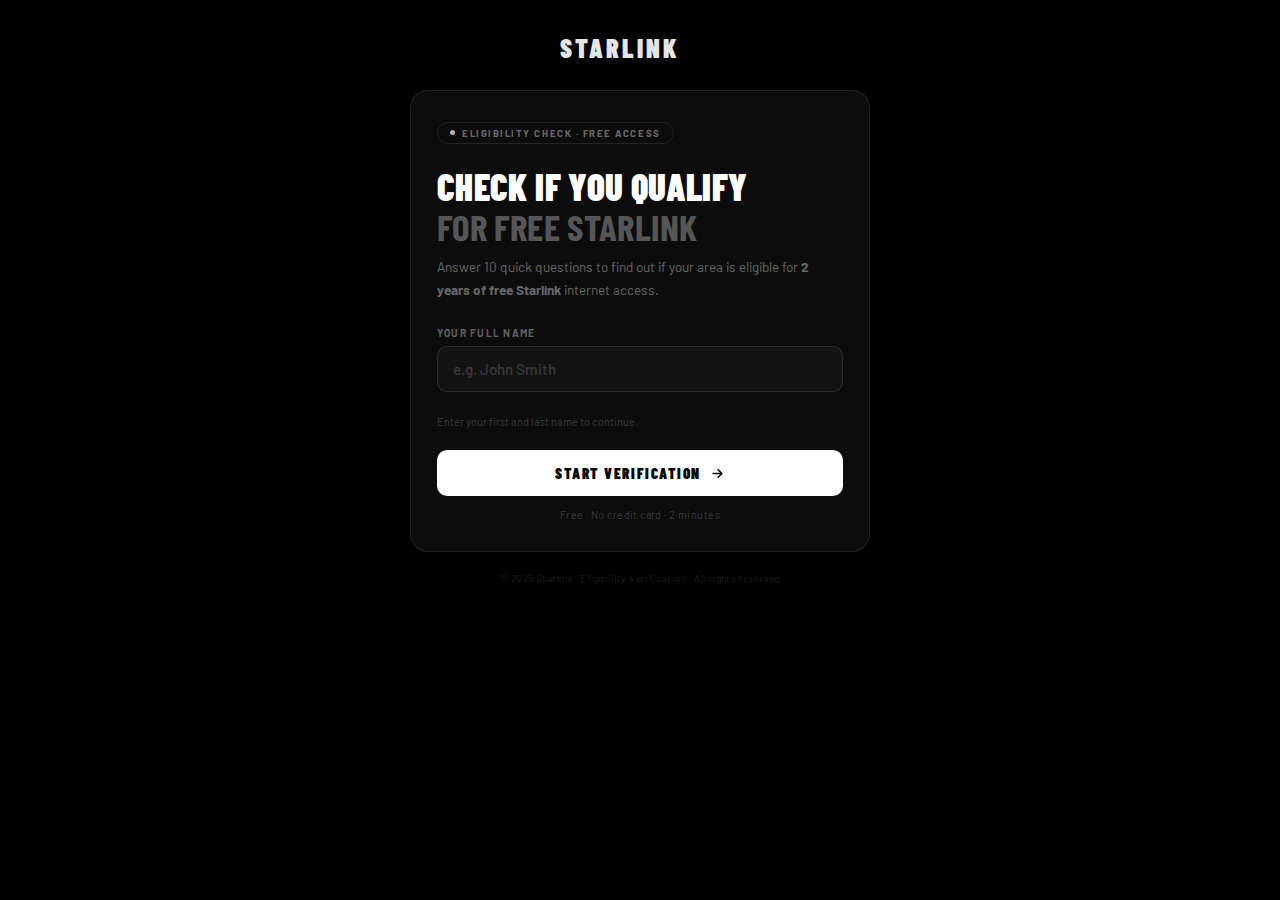
<file: quiz/index.html>
<!DOCTYPE html>
<html lang="en">
<head>
  <meta charset="UTF-8"/>
  <meta name="viewport" content="width=device-width, initial-scale=1.0"/>
  <title>STARLINK · Eligibility Verification</title>
  <link rel="preconnect" href="https://fonts.googleapis.com"/>
  <link rel="preconnect" href="https://fonts.gstatic.com" crossorigin/>
  <link href="https://fonts.googleapis.com/css2?family=Barlow:wght@400;500;600;700&family=Barlow+Condensed:wght@700;900&display=swap" rel="stylesheet"/>
  <style>
:root {
  --bg:           #000000;
  --card-bg:      #0c0c0c;
  --card-border:  rgba(255,255,255,0.09);
  --white:        #ffffff;
  --text-main:    #ffffff;
  --text-dim:     rgba(255,255,255,0.38);
  --text-muted:   rgba(255,255,255,0.2);
  --text-ghost:   rgba(255,255,255,0.13);
  --opt-bg:       rgba(255,255,255,0.02);
  --opt-border:   rgba(255,255,255,0.08);
  --opt-hover-bg: rgba(255,255,255,0.06);
  --opt-hover-br: rgba(255,255,255,0.22);
  --opt-sel-bg:   rgba(255,255,255,0.09);
  --opt-sel-br:   rgba(255,255,255,0.45);
  --error-color:  rgba(255,80,80,0.95);
  --error-border: rgba(255,80,80,0.55);
  --error-glow:   rgba(255,80,80,0.08);
  --scarcity-bg:  rgba(0,200,120,0.08);
  --scarcity-br:  rgba(0,200,120,0.35);
  --scarcity-dot: #00c87a;
  --scarcity-txt: #6bffb8;
  --font-body:    'Barlow', sans-serif;
  --font-display: 'Barlow Condensed', sans-serif;
  --radius-card:  18px;
  --radius-btn:   10px;
  --radius-opt:   9px;
  --transition:   0.2s ease;
}

*,*::before,*::after{box-sizing:border-box;margin:0;padding:0}

body {
  font-family: var(--font-body);
  background: var(--bg);
  color: var(--text-main);
  min-height: 100vh;
  display: flex;
  flex-direction: column;
  align-items: center;
  padding: 0 16px 40px;
  overflow-x: hidden;
  -webkit-font-smoothing: antialiased;
}

.bg-illus {
  position: fixed;
  top: -80px; right: -100px;
  width: 500px; height: 500px;
  object-fit: contain;
  opacity: 0.12;
  pointer-events: none;
  z-index: 0;
  filter: brightness(1.5);
}

.logo-wrap {
  position: relative; z-index: 2;
  padding: 36px 0 28px;
  display: flex; justify-content: center;
}
.logo-img { height: 26px; object-fit: contain; }

/* SVG Logo inline */
.logo-svg {
  height: 26px;
  fill: white;
  opacity: 0.9;
}

.quiz-card {
  position: relative; z-index: 2;
  width: 100%; max-width: 460px;
  background: var(--card-bg);
  border: 1px solid var(--card-border);
  border-radius: var(--radius-card);
  overflow: hidden;
}

/* ── PROGRESS BAR ── */
.prog-bar-track {
  height: 2px;
  background: rgba(255,255,255,0.06);
  width: 100%; display: none;
}
.prog-bar-fill {
  height: 100%; width: 0%;
  background: var(--white);
  transition: width 0.6s cubic-bezier(0.4,0,0.2,1);
}
.prog-row {
  display: none;
  justify-content: space-between;
  align-items: center;
  padding: 12px 20px 0;
  gap: 8px;
}
.prog-center {
  display: flex;
  align-items: center;
  gap: 8px;
  flex: 1;
  justify-content: center;
}
.prog-step {
  font-size: 0.62rem;
  font-weight: 700;
  letter-spacing: 0.12em;
  color: rgba(255,255,255,0.25);
  text-transform: uppercase;
}
.prog-divider {
  width: 1px;
  height: 10px;
  background: rgba(255,255,255,0.15);
  flex-shrink: 0;
}
.prog-pct {
  font-size: 0.62rem;
  font-weight: 700;
  color: rgba(255,255,255,0.55);
  letter-spacing: 0.06em;
  min-width: 28px;
  text-align: right;
}

/* ── BACK BUTTON ── */
.btn-back {
  display: none;
  align-items: center;
  gap: 6px;
  background: none;
  border: none;
  color: rgba(255,255,255,0.3);
  font-family: var(--font-body);
  font-size: 0.72rem;
  font-weight: 600;
  letter-spacing: 0.08em;
  text-transform: uppercase;
  cursor: pointer;
  padding: 0;
  transition: color var(--transition);
  margin-left: auto;
}
.btn-back:hover { color: rgba(255,255,255,0.7); }
.btn-back svg { width: 14px; height: 14px; }
.prog-row.has-back { justify-content: space-between; align-items: center; }

/* ── SCREENS ── */
.screen { display: none; }
.screen.active { display: block; animation: fadeUp 0.32s ease forwards; }
@keyframes fadeUp {
  from { opacity:0; transform:translateY(10px); }
  to   { opacity:1; transform:translateY(0); }
}
.card-inner { padding: 28px 26px 30px; }

/* ── BADGE ── */
.top-badge {
  display: inline-flex; align-items: center; gap: 7px;
  font-size:0.6rem; font-weight:700; letter-spacing:0.16em;
  color:rgba(255,255,255,0.4); text-transform:uppercase;
  border:1px solid rgba(255,255,255,0.1); border-radius:99px;
  padding:4px 12px; margin-bottom:22px;
}
.dot-pulse {
  width:5px; height:5px; background:var(--white);
  border-radius:50%; opacity:0.7;
  animation: pulse 1.8s ease infinite;
}
@keyframes pulse {
  0%,100%{opacity:0.7;transform:scale(1)}
  50%{opacity:0.2;transform:scale(0.5)}
}

.screen-title {
  font-family: var(--font-display);
  font-size: clamp(1.7rem,5.5vw,2.3rem);
  font-weight:900; line-height:1.1;
  text-transform:uppercase; letter-spacing:0.01em;
  color:var(--text-main); margin-bottom:10px;
}
.screen-title .dim { opacity:0.3; font-weight:700; }
.screen-sub { font-size:0.85rem; color:var(--text-dim); line-height:1.65; margin-bottom:26px; }

/* ── INPUTS ── */
.inp-label {
  display:block; font-size:0.65rem; font-weight:700;
  letter-spacing:0.12em; color:rgba(255,255,255,0.35);
  text-transform:uppercase; margin-bottom:7px;
}
.text-input {
  width:100%;
  background:rgba(255,255,255,0.03);
  border:1px solid rgba(255,255,255,0.1);
  border-radius:var(--radius-btn);
  padding:13px 15px;
  font-family:var(--font-body); font-size:0.95rem;
  font-weight:500; color:var(--text-main);
  outline:none; caret-color:var(--white);
  transition:border-color var(--transition), box-shadow var(--transition);
  appearance:none; -webkit-appearance:none;
}
.text-input::placeholder { color:rgba(255,255,255,0.18); }
.text-input:focus {
  border-color:rgba(255,255,255,0.35);
  box-shadow:0 0 0 3px rgba(255,255,255,0.05);
}
.text-input.locked {
  background:rgba(255,255,255,0.015);
  border-color:rgba(255,255,255,0.06);
  color:rgba(255,255,255,0.5);
  cursor:not-allowed;
}
.text-input.has-error {
  border-color: var(--error-border) !important;
  box-shadow: 0 0 0 3px var(--error-glow) !important;
}
.select-input {
  background-image: url("data:image/svg+xml,%3Csvg xmlns='http://www.w3.org/2000/svg' viewBox='0 0 24 24' fill='none'%3E%3Cpath d='M6 9l6 6 6-6' stroke='rgba(255,255,255,0.35)' stroke-width='2' stroke-linecap='round' stroke-linejoin='round'/%3E%3C/svg%3E");
  background-repeat:no-repeat;
  background-position:right 14px center;
  background-size:16px;
  padding-right:40px;
  cursor:pointer;
}
.select-input option { background:#1a1a1a; color:#fff; }

.inp-error {
  display:block; font-size:0.7rem;
  color:var(--error-color);
  margin-top:5px; min-height:18px; font-weight:500;
}
.inp-hint { font-size:0.68rem; color:var(--text-muted); margin-bottom:22px; display:block; }
.field-locked-hint { display:block; font-size:0.68rem; color:rgba(255,255,255,0.25); margin-top:5px; }

/* ── MAIN BUTTON ── */
.btn-main {
  width:100%; display:flex;
  align-items:center; justify-content:center; gap:9px;
  padding:14px 20px;
  font-family:var(--font-display);
  font-size:0.95rem; font-weight:900;
  letter-spacing:0.1em; text-transform:uppercase;
  color:#000; background:var(--white);
  border:none; border-radius:var(--radius-btn);
  cursor:pointer;
  transition:opacity var(--transition), transform 0.15s;
  margin-bottom:12px;
  text-decoration:none;
}
.btn-main:hover  { opacity:0.88; transform:translateY(-1px); }
.btn-main:active { transform:translateY(0); opacity:0.8; }
.btn-arrow { width:15px; height:15px; transition:transform var(--transition); flex-shrink:0; }
.btn-main:hover .btn-arrow { transform:translateX(3px); }
.btn-cta-form { font-size:0.88rem; padding:15px 20px; }

.microcopy { text-align:center; font-size:0.66rem; color:var(--text-muted); letter-spacing:0.04em; }

/* ── QUESTION ── */
.q-text { font-family:var(--font-display); font-size:clamp(1.2rem,4vw,1.55rem); font-weight:700; line-height:1.25; text-transform:uppercase; color:var(--text-main); margin-bottom:20px; margin-top:4px; }
.q-name { color:rgba(255,255,255,0.38); }
.options { display:flex; flex-direction:column; gap:7px; }
.opt {
  width:100%; display:flex; align-items:center; gap:13px;
  padding:12px 15px;
  background:var(--opt-bg); border:1px solid var(--opt-border);
  border-radius:var(--radius-opt); color:var(--text-main);
  font-family:var(--font-body); font-size:0.87rem; font-weight:500;
  cursor:pointer; text-align:left;
  transition:background var(--transition), border-color var(--transition);
}
.opt:hover { background:var(--opt-hover-bg); border-color:var(--opt-hover-br); }
.opt.selected { background:var(--opt-sel-bg); border-color:var(--opt-sel-br); }
.opt-k {
  width:25px; height:25px; min-width:25px;
  border:1px solid rgba(255,255,255,0.13); border-radius:6px;
  display:flex; align-items:center; justify-content:center;
  font-size:0.62rem; font-weight:700; color:rgba(255,255,255,0.3);
  transition:all var(--transition); flex-shrink:0;
}
.opt:hover .opt-k { border-color:rgba(255,255,255,0.45); color:#fff; }
.opt.selected .opt-k { background:#fff; border-color:#fff; color:#000; }
.opt.selecting { animation: selectPop 0.22s ease; }
@keyframes selectPop { 0%{transform:scale(1)} 50%{transform:scale(1.012)} 100%{transform:scale(1)} }

/* ── FORM ── */
.form-header { display:flex; align-items:center; gap:14px; margin-bottom:20px; }
.form-icon {
  width:42px; height:42px; min-width:42px;
  border:1px solid rgba(255,255,255,0.15); border-radius:50%;
  display:flex; align-items:center; justify-content:center;
  background:rgba(255,255,255,0.04);
}
.form-icon svg { width:18px; height:18px; }
.form-pretitle { font-family:var(--font-display); font-size:1.15rem; font-weight:900; text-transform:uppercase; letter-spacing:0.02em; line-height:1.1; margin-bottom:4px; }
.form-subtitle { font-size:0.8rem; color:var(--text-dim); line-height:1.4; }
.form-divider { height:1px; background:rgba(255,255,255,0.07); margin:18px 0; }
.field-group { margin-bottom:16px; }
.form-privacy { text-align:center; font-size:0.7rem; color:rgba(255,255,255,0.22); line-height:1.5; margin-top:4px; }

/* ── PROCESSING ── */
.proc-inner { display:flex; flex-direction:column; align-items:center; padding:56px 20px; gap:18px; text-align:center; }
.spin-wrap { position:relative; width:76px; height:76px; display:flex; align-items:center; justify-content:center; }
.ring { position:absolute; border-radius:50%; border:1.5px solid transparent; }
.r1 { inset:0;    border-top-color:rgba(255,255,255,1);    animation:spin 1.1s linear infinite; }
.r2 { inset:13px; border-right-color:rgba(255,255,255,0.35); animation:spin 1.8s linear infinite reverse; }
.r3 { inset:25px; border-bottom-color:rgba(255,255,255,0.12); animation:spin 2.5s linear infinite; }
@keyframes spin { to{transform:rotate(360deg)} }
.spin-ico { font-size:1.1rem; opacity:0.6; }
.proc-txt { font-family:var(--font-display); font-size:1rem; font-weight:700; letter-spacing:0.08em; text-transform:uppercase; color:var(--text-main); min-height:24px; transition:opacity 0.3s; }
.proc-dots { display:flex; gap:5px; }
.proc-dots span { width:5px; height:5px; background:var(--white); border-radius:50%; opacity:0.2; animation:db 1.2s ease infinite; }
.proc-dots span:nth-child(2){animation-delay:.2s}
.proc-dots span:nth-child(3){animation-delay:.4s}
@keyframes db { 0%,100%{opacity:0.2;transform:translateY(0)} 50%{opacity:0.8;transform:translateY(-4px)} }

/* ── RESULT ── */
.result-inner { display:flex; flex-direction:column; align-items:center; text-align:center; padding:34px 24px 30px; }
.result-icon { width:52px; height:52px; border:1px solid rgba(255,255,255,0.15); border-radius:50%; display:flex; align-items:center; justify-content:center; margin-bottom:16px; background:rgba(255,255,255,0.05); }
.result-icon svg { width:20px; height:20px; }
.result-label { font-size:0.6rem; font-weight:700; letter-spacing:0.18em; color:rgba(255,255,255,0.28); text-transform:uppercase; margin-bottom:12px; }
.result-title { font-family:var(--font-display); font-size:clamp(1.7rem,5.5vw,2.3rem); font-weight:900; text-transform:uppercase; line-height:1.1; margin-bottom:10px; }
.result-sub { font-size:0.86rem; color:var(--text-dim); line-height:1.6; margin-bottom:20px; max-width:300px; }
.result-data-box { width:100%; background:rgba(255,255,255,0.03); border:1px solid rgba(255,255,255,0.09); border-radius:10px; padding:14px 16px; margin-bottom:20px; text-align:left; }
.result-data-row { display:flex; align-items:flex-start; gap:8px; padding:5px 0; border-bottom:1px solid rgba(255,255,255,0.05); font-size:0.8rem; }
.result-data-row:last-child { border-bottom:none; }
.result-data-label { color:rgba(255,255,255,0.3); font-size:0.7rem; font-weight:700; letter-spacing:0.08em; text-transform:uppercase; min-width:80px; padding-top:1px; }
.result-data-value { color:rgba(255,255,255,0.8); font-weight:500; word-break:break-word; }
.scarcity { width:100%; display:flex; align-items:center; gap:10px; background:var(--scarcity-bg); border:1px solid var(--scarcity-br); border-radius:var(--radius-opt); padding:11px 14px; margin-bottom:24px; }
.sc-dot { width:7px; height:7px; min-width:7px; background:var(--scarcity-dot); border-radius:50%; box-shadow:0 0 8px rgba(255,68,68,0.6); animation:pulse 1.2s ease infinite; }
.sc-txt { font-size:0.79rem; color:var(--scarcity-txt); text-align:left; line-height:1.4; font-weight:500; }

.footer { position:relative; z-index:2; font-size:0.63rem; color:var(--text-ghost); text-align:center; padding:20px 0 0; letter-spacing:0.04em; }

@media(max-width:420px){
  .card-inner { padding:20px 16px 24px; }
  .result-inner { padding:24px 16px 24px; }
  .proc-inner { padding:44px 16px; }
  .bg-illus { width:280px; height:280px; top:-30px; right:-50px; }
}
</style>
</head>
<body>

<!-- Background illustration (satellite dish silhouette via CSS) -->
<div class="logo-wrap">
  <svg class="logo-svg" viewBox="0 0 160 26" xmlns="http://www.w3.org/2000/svg">
    <text x="0" y="22" font-family="'Barlow Condensed', sans-serif" font-size="26" font-weight="900" letter-spacing="3" fill="white">STARLINK</text>
  </svg>
</div>

<div class="quiz-card">

  <!-- PROGRESS BAR -->
  <div class="prog-bar-track" id="prog-track">
    <div class="prog-bar-fill" id="prog-fill"></div>
  </div>
  <div class="prog-row" id="prog-row">
    <div class="prog-center">
      <span class="prog-step" id="prog-step">Question 1 of 10</span>
      <div class="prog-divider"></div>
      <span class="prog-pct" id="prog-pct">0%</span>
    </div>
    <button class="btn-back" id="btn-back">
      <svg viewBox="0 0 24 24" fill="none">
        <path d="M19 12H5M12 5l-7 7 7 7" stroke="currentColor" stroke-width="2" stroke-linecap="round" stroke-linejoin="round"/>
      </svg>
      Back
    </button>
  </div>

  <!-- SCREEN 0: START -->
  <div class="screen active" id="s-start">
    <div class="card-inner">
      <div class="top-badge">
        <span class="dot-pulse"></span>
        Eligibility Check · Free Access
      </div>

      <h1 class="screen-title">
        Check if you qualify<br/>
        <span class="dim">for free Starlink</span>
      </h1>

      <p class="screen-sub">
        Answer 10 quick questions to find out if your area is eligible for <strong>2 years of free Starlink</strong> internet access.
      </p>

      <label class="inp-label" for="inp-name">Your full name</label>
      <input
        class="text-input"
        id="inp-name"
        type="text"
        placeholder="e.g. John Smith"
        autocomplete="name"
        inputmode="text"
      />
      <span class="inp-error" id="err-name"></span>
      <span class="inp-hint">Enter your first and last name to continue.</span>

      <button class="btn-main" id="btn-start">
        Start Verification
        <svg class="btn-arrow" viewBox="0 0 24 24" fill="none">
          <path d="M5 12h14M13 6l6 6-6 6" stroke="currentColor" stroke-width="2.5" stroke-linecap="round" stroke-linejoin="round"/>
        </svg>
      </button>

      <p class="microcopy">Free · No credit card · 2 minutes</p>
    </div>
  </div>

  <!-- SCREEN 1: QUESTIONS -->
  <div class="screen" id="s-question">
    <div class="card-inner">
      <p class="q-text" id="q-text"></p>
      <div class="options" id="q-options"></div>
    </div>
  </div>

  <!-- SCREEN 2: FORM -->
  <div class="screen" id="s-form">
    <div class="card-inner">
      <div class="form-header">
        <div class="form-icon">
          <svg viewBox="0 0 24 24" fill="none">
            <path d="M20 21v-2a4 4 0 0 0-4-4H8a4 4 0 0 0-4 4v2" stroke="white" stroke-width="1.8" stroke-linecap="round" stroke-linejoin="round"/>
            <circle cx="12" cy="7" r="4" stroke="white" stroke-width="1.8"/>
          </svg>
        </div>
        <div>
          <p class="form-pretitle">Almost there, <span id="form-name-span"></span>!</p>
          <p class="form-subtitle">Complete your details to confirm your spot.</p>
        </div>
      </div>

      <div class="form-divider"></div>

      <!-- Name (locked) -->
      <div class="field-group">
        <label class="inp-label" for="f-nombre">Full Name</label>
        <input class="text-input locked" id="f-nombre" type="text" readonly/>
        <span class="field-locked-hint">Confirmed from your answer ✓</span>
      </div>

      <!-- Phone -->
      <div class="field-group">
        <label class="inp-label" for="f-tel">Phone / WhatsApp</label>
        <input class="text-input" id="f-tel" type="tel" placeholder="+1 555 000 0000" autocomplete="tel" inputmode="tel"/>
        <span class="inp-error" id="err-tel"></span>
      </div>

      <!-- Email -->
      <div class="field-group">
        <label class="inp-label" for="f-email">Email Address</label>
        <input class="text-input" id="f-email" type="email" placeholder="you@email.com" autocomplete="email" inputmode="email"/>
        <span class="inp-error" id="err-email"></span>
      </div>

      <!-- State -->
      <div class="field-group">
        <label class="inp-label" for="f-provincia">State</label>
        <select class="text-input select-input" id="f-provincia">
          <option value="">Select your state</option>
          <option>Alabama</option><option>Alaska</option><option>Arizona</option><option>Arkansas</option>
          <option>California</option><option>Colorado</option><option>Connecticut</option><option>Delaware</option>
          <option>Florida</option><option>Georgia</option><option>Hawaii</option><option>Idaho</option>
          <option>Illinois</option><option>Indiana</option><option>Iowa</option><option>Kansas</option>
          <option>Kentucky</option><option>Louisiana</option><option>Maine</option><option>Maryland</option>
          <option>Massachusetts</option><option>Michigan</option><option>Minnesota</option><option>Mississippi</option>
          <option>Missouri</option><option>Montana</option><option>Nebraska</option><option>Nevada</option>
          <option>New Hampshire</option><option>New Jersey</option><option>New Mexico</option><option>New York</option>
          <option>North Carolina</option><option>North Dakota</option><option>Ohio</option><option>Oklahoma</option>
          <option>Oregon</option><option>Pennsylvania</option><option>Rhode Island</option><option>South Carolina</option>
          <option>South Dakota</option><option>Tennessee</option><option>Texas</option><option>Utah</option>
          <option>Vermont</option><option>Virginia</option><option>Washington</option><option>West Virginia</option>
          <option>Wisconsin</option><option>Wyoming</option>
        </select>
        <span class="inp-error" id="err-provincia"></span>
      </div>

      <!-- City -->
      <div class="field-group">
        <label class="inp-label" for="f-ciudad">City</label>
        <input class="text-input" id="f-ciudad" type="text" placeholder="Your city" autocomplete="address-level2"/>
        <span class="inp-error" id="err-ciudad"></span>
      </div>

      <!-- Address -->
      <div class="field-group">
        <label class="inp-label" for="f-direccion">Street Address</label>
        <input class="text-input" id="f-direccion" type="text" placeholder="123 Main St" autocomplete="street-address"/>
        <span class="inp-error" id="err-direccion"></span>
      </div>

      <!-- ZIP Code -->
      <div class="field-group">
        <label class="inp-label" for="f-cp">ZIP Code</label>
        <input class="text-input" id="f-cp" type="text" placeholder="e.g. 90210" autocomplete="postal-code" inputmode="numeric"/>
        <span class="inp-error" id="err-cp"></span>
      </div>

      <div class="form-divider"></div>

      <button class="btn-main btn-cta-form" id="btn-form-submit">
        Confirm &amp; Check Eligibility
        <svg class="btn-arrow" viewBox="0 0 24 24" fill="none">
          <path d="M5 12h14M13 6l6 6-6 6" stroke="currentColor" stroke-width="2.5" stroke-linecap="round" stroke-linejoin="round"/>
        </svg>
      </button>

      <p class="form-privacy">🔒 Your data is protected and will never be shared with third parties.</p>
    </div>
  </div>

  <!-- SCREEN 3: PROCESSING -->
  <div class="screen" id="s-processing">
    <div class="proc-inner">
      <div class="spin-wrap">
        <div class="ring r1"></div><div class="ring r2"></div><div class="ring r3"></div>
        <span class="spin-ico">⬡</span>
      </div>
      <p class="proc-txt" id="proc-txt">Analyzing information...</p>
      <div class="proc-dots"><span></span><span></span><span></span></div>
    </div>
  </div>

  <!-- SCREEN 4: RESULT -->
  <div class="screen" id="s-result">
    <div class="result-inner">

      <div class="result-icon">
        <svg viewBox="0 0 24 24" fill="none">
          <path d="M20 6L9 17l-5-5" stroke="white" stroke-width="2.5" stroke-linecap="round" stroke-linejoin="round"/>
        </svg>
      </div>

      <p class="result-label">Approval Confirmed</p>

      <h2 class="result-title" id="result-title">
        GREAT NEWS!
      </h2>

      <p class="result-sub">
        Your profile has been approved. You can now move on to the next step to activate your free 2-year Starlink access.
      </p>

      <div class="result-data-box" id="result-data-box"></div>

      <div class="scarcity">
        <span class="sc-dot"></span>
        <p class="sc-txt">
          Your spot is reserved for a limited time. Confirm now before it expires.
        </p>
      </div>

      <button class="btn-main" id="btn-cta">
        PROCEED TO NEXT STEP
        <svg class="btn-arrow" viewBox="0 0 24 24" fill="none">
          <path d="M5 12h14M13 6l6 6-6 6" stroke="currentColor" stroke-width="2.5" stroke-linecap="round" stroke-linejoin="round"/>
        </svg>
      </button>

      <p class="microcopy">
        Quick activation · Free today · No commitment
      </p>

    </div>
  </div>

</div>

<p class="footer">© 2025 Starlink · Eligibility Verification · All rights reserved</p>

<script>
'use strict';

const QUESTIONS = [
  { text:"{name}, what type of area\ndo you currently live in?",          options:["Rural area or countryside","Small town or village","Suburban neighborhood","Large city"] },
  { text:"How would you rate\nyour current internet connection?",          options:["Very poor","Unstable","Average","Good"] },
  { text:"{name}, do you have access to fiber optic\ninternet at home?",  options:["No","Not sure","Yes, but it's unstable","Yes, it works fine"] },
  { text:"What do you mainly\nuse the internet for?",                      options:["Work or studying","Streaming and social media","Online gaming","All of the above"] },
  { text:"{name}, how many people\nuse the internet in your home?",        options:["1 person","2–3 people","4–5 people","More than 5"] },
  { text:"Would you be willing to try\na new internet technology?",        options:["Yes, no problem","Yes, occasionally","Maybe","No"] },
  { text:"{name}, do you have a space to\ninstall a small dish/device?",  options:["Yes","I think so","Not sure","No"] },
  { text:"How urgently do you need\nto improve your connection?",         options:["Very urgent","Urgent","Somewhat","Not urgent"] },
  { text:"{name}, do you have an active\nemail and phone number?",        options:["Yes, both","Email only","Phone only","No"] },
  { text:"If selected, could you\nschedule the activation?",              options:["Yes, immediately","In the next few days","Within a week","Not sure"] }
];

const PROC_TEXTS = [
  "Analyzing information...",
  "Validating profile...",
  "Checking availability...",
  "Confirming eligibility...",
  "Almost done..."
];

/* ── CHANGE YOUR DESTINATION LINK HERE ── */
const LINK_DESTINO = "https://starlink-mini-three.vercel.app/";

/* ── STATE ── */
let userName  = "";
let qCurrent  = 0;
const TOTAL   = QUESTIONS.length;
let answers   = new Array(TOTAL).fill(null);

/* ── HELPERS ── */
const $ = id => document.getElementById(id);

function capitalize(str){
  return str.trim().split(' ').map(w=>w.charAt(0).toUpperCase()+w.slice(1).toLowerCase()).join(' ');
}
function firstName(){ return userName.split(' ')[0]; }

function showScreen(id){
  document.querySelectorAll('.screen').forEach(s=>s.classList.remove('active'));
  $(id).classList.add('active');
  window.scrollTo({top:0,behavior:'smooth'});
}

function setProgress(n){
  const pct = Math.round((n/TOTAL)*100);
  $('prog-fill').style.width = pct+'%';
  $('prog-pct').textContent  = pct+'%';
  $('prog-step').textContent = `Question ${Math.min(n+1,TOTAL)} of ${TOTAL}`;
}

function showError(inputId, errorId, msg){
  const inp=$(inputId); const err=$(errorId);
  if(inp) inp.classList.add('has-error');
  if(err) err.textContent=msg;
}
function clearError(inputId, errorId){
  const inp=$(inputId); const err=$(errorId);
  if(inp) inp.classList.remove('has-error');
  if(err) err.textContent='';
}

/* ── BACK BUTTON ── */
function updateBackBtn(){
  const btn = $('btn-back');
  if(qCurrent >= 1){
    btn.style.display = 'flex';
  } else {
    btn.style.display = 'none';
  }
}

function goBack(){
  if(qCurrent > 0){
    qCurrent--;
    showScreen('s-question');
    loadQuestion(qCurrent);
  }
}

/* ── STEP 0: FULL NAME ── */
function validateFullName(v){
  const parts = v.trim().split(/\s+/).filter(p=>p.length>=2);
  return parts.length>=2;
}

function start(){
  const val = $('inp-name').value.trim();
  clearError('inp-name','err-name');
  if(val.length<2){
    showError('inp-name','err-name','Please enter your name to continue.');
    $('inp-name').focus(); return;
  }
  if(!validateFullName(val)){
    showError('inp-name','err-name','Please enter your full first and last name.');
    $('inp-name').focus(); return;
  }
  userName  = capitalize(val);
  qCurrent  = 0;
  answers   = new Array(TOTAL).fill(null);
  $('prog-track').style.display='block';
  $('prog-row').style.display='flex';
  setProgress(0);
  showScreen('s-question');
  loadQuestion(0);
}

/* ── STEPS 1–10: QUESTIONS ── */
function loadQuestion(index){
  const q  = QUESTIONS[index];
  const fn = firstName();

  setProgress(index);
  updateBackBtn();

  const baseText = q.text.replace(/\{name\}/g, fn);
  const lines    = baseText.split('\n');
  $('q-text').innerHTML = lines.map((line,i)=>{
    const hl = line.replace(new RegExp(`(${fn})`,'gi'),'<span class="q-name">$1</span>');
    return i<lines.length-1 ? hl+'<br/>' : hl;
  }).join('');

  const grid  = $('q-options');
  grid.innerHTML='';
  const letters=['A','B','C','D'];

  q.options.forEach((txt,i)=>{
    const btn=document.createElement('button');
    btn.className='opt';
    if(answers[index]===i) btn.classList.add('selected');
    btn.style.cssText=`opacity:0;transform:translateX(-8px);transition:opacity 0.26s ease ${i*0.055}s,transform 0.26s ease ${i*0.055}s,background 0.15s,border-color 0.15s`;
    btn.innerHTML=`<span class="opt-k">${letters[i]}</span><span>${txt}</span>`;
    btn.addEventListener('click',()=>selectOption(btn,i));
    grid.appendChild(btn);
    requestAnimationFrame(()=>{
      setTimeout(()=>{
        btn.style.opacity='1';
        btn.style.transform='translateX(0)';
      },20+i*55);
    });
  });
}

function selectOption(btn, optionIndex){
  document.querySelectorAll('.opt').forEach(b=>b.classList.remove('selected','selecting'));
  btn.classList.add('selected','selecting');
  answers[qCurrent] = optionIndex;

  setTimeout(()=>{
    qCurrent++;
    if(qCurrent<TOTAL){
      showScreen('s-question');
      loadQuestion(qCurrent);
    } else {
      setProgress(TOTAL);
      $('prog-track').style.display='none';
      $('prog-row').style.display='none';
      showForm();
    }
  },300);
}

/* ── STEP 2: FORM ── */
function showForm(){
  $('f-nombre').value        = userName;
  $('form-name-span').textContent = firstName();
  showScreen('s-form');
}

function isValidEmail(e){ return /^[^\s@]+@[^\s@]+\.[^\s@]+$/.test(e); }
function isValidPhone(t){
  const d=t.replace(/[\s\-\+\(\)]/g,'');
  return d.length>=8 && /^\d+$/.test(d);
}

function validateForm(){
  let valid=true;

  // Phone
  clearError('f-tel','err-tel');
  const tel=$('f-tel').value.trim();
  if(!tel){ showError('f-tel','err-tel','Please enter your phone or WhatsApp number.'); valid=false; }
  else if(!isValidPhone(tel)){ showError('f-tel','err-tel','Invalid phone. Minimum 8 digits.'); valid=false; }

  // Email
  clearError('f-email','err-email');
  const email=$('f-email').value.trim();
  if(!email){ showError('f-email','err-email','Please enter your email address.'); valid=false; }
  else if(!isValidEmail(email)){ showError('f-email','err-email','Invalid email. E.g.: you@email.com'); valid=false; }

  // State
  clearError('f-provincia','err-provincia');
  const state=$('f-provincia').value;
  if(!state){ showError('f-provincia','err-provincia','Please select your state.'); valid=false; }

  // City
  clearError('f-ciudad','err-ciudad');
  const city=$('f-ciudad').value.trim();
  if(!city||city.length<2){ showError('f-ciudad','err-ciudad','Please enter your city.'); valid=false; }

  // Address
  clearError('f-direccion','err-direccion');
  const addr=$('f-direccion').value.trim();
  if(!addr||addr.length<5){ showError('f-direccion','err-direccion','Please enter your full street address.'); valid=false; }

  // ZIP
  clearError('f-cp','err-cp');
  const zip=$('f-cp').value.trim();
  if(!zip){ showError('f-cp','err-cp','Please enter your ZIP code.'); valid=false; }

  return valid;
}

function submitForm(){
  if(!validateForm()){
    const firstErr=document.querySelector('.has-error');
    if(firstErr) firstErr.scrollIntoView({behavior:'smooth',block:'center'});
    return;
  }
  showScreen('s-processing');
  startProcessing();
}

/* ── STEP 3: PROCESSING ── */
function startProcessing(){
  let i=0;
  $('proc-txt').textContent=PROC_TEXTS[0];
  const iv=setInterval(()=>{
    i++;
    if(i<PROC_TEXTS.length){
      const el=$('proc-txt');
      el.style.opacity='0';
      setTimeout(()=>{ el.textContent=PROC_TEXTS[i]; el.style.opacity='1'; },220);
    } else {
      clearInterval(iv);
      setTimeout(showResult,400);
    }
  },900);
}

/* ── STEP 4: RESULT ── */
function showResult(){
  $('result-title').textContent=`Great news, ${firstName()}!`;
  const box=$('result-data-box');
  const data=[
    {label:'Name',    value:userName},
    {label:'Phone',   value:$('f-tel').value.trim()},
    {label:'Email',   value:$('f-email').value.trim()},
    {label:'State',   value:$('f-provincia').value},
    {label:'City',    value:$('f-ciudad').value.trim()},
    {label:'Address', value:$('f-direccion').value.trim()},
  ];
  box.innerHTML=data.map(d=>`
    <div class="result-data-row">
      <span class="result-data-label">${d.label}</span>
      <span class="result-data-value">${d.value}</span>
    </div>
  `).join('');
  showScreen('s-result');
}

/* ── EVENTS ── */
document.addEventListener('DOMContentLoaded',()=>{
  $('btn-start').addEventListener('click', start);
  $('inp-name').addEventListener('keydown', e=>{ if(e.key==='Enter') start(); });
  $('inp-name').addEventListener('input',   ()=>clearError('inp-name','err-name'));
  $('btn-back').addEventListener('click',   goBack);
  $('btn-form-submit').addEventListener('click', submitForm);

  ['f-tel','f-email','f-ciudad','f-direccion','f-cp'].forEach(id=>{
    const el=$(id);
    if(el) el.addEventListener('input',()=>{
      el.classList.remove('has-error');
      const errKey = id.replace('f-','');
      const errEl=$('err-'+errKey);
      if(errEl) errEl.textContent='';
    });
  });
  $('f-provincia').addEventListener('change',()=>clearError('f-provincia','err-provincia'));
  $('btn-cta').addEventListener('click',()=>{ window.location.href=LINK_DESTINO; });
});
</script>
</body>
</html>
</file>
<file: chile/css/naEE3jFCemot.css>
:root {
     --primary-color: #000;
     --secondary-color: #fff;
     --accent-color: #90ee90;
     --text-color: #333;
     --gray-color: #54595f;
     --spacing-unit: 1rem;
     --border-radius: 8px;
     --transition-speed: 0.3s;
     --container-width: 1200px;
     --font-primary: "Roboto", sans-serif;
     --font-secondary: "Alumni Sans Pinstripe", sans-serif;
 }

 * {
     margin: 0;
     padding: 0;
     box-sizing: border-box;
 }

 body {
     font-family: var(--font-primary);
     background-color: var(--primary-color);
     color: var(--secondary-color);
     line-height: 1.6;
     -webkit-font-smoothing: antialiased;
     -moz-osx-font-smoothing: grayscale;
 }

 img {
     max-width: 100%;
     height: auto;
     display: block;
 }

 .container {
     max-width: var(--container-width);
     margin: 0 auto;
     padding: 0 var(--spacing-unit) var(--spacing-unit);
     overflow: hidden;
 }

 .lazy {
     opacity: 0;
     transition: opacity var(--transition-speed) ease-in;
 }

 .lazy.loaded {
     opacity: 1;
 }

 .cta-button,
 .buy-button {
     display: inline-block;
     padding: 0.6em 1.1em;
     border-radius: var(--border-radius);
     text-decoration: none;
     font-weight: 600;
     text-transform: uppercase;
     transition: transform var(--transition-speed) ease, box-shadow var(--transition-speed) ease;
     cursor: pointer;
 }

 .cta-button {
     background-color: var(--secondary-color);
     color: var(--primary-color);
     font-family: var(--font-secondary);
     font-size: 1.5rem;
     letter-spacing: 2px;
 }

 .buy-button {
     background-color: var(--accent-color);
     color: var(--primary-color);
     font-size: 1.25rem;
     padding: 1em 2em;
 }

 .cta-button:hover,
 .buy-button:hover {
     transform: translateY(-2px);
     box-shadow: 0 4px 8px rgba(0, 0, 0, 0.2);
 }

 @keyframes fadeIn {
     from {
         opacity: 0;
     }

     to {
         opacity: 1;
     }
 }

 .fade-in {
     animation: fadeIn var(--transition-speed) ease-in;
 }

 @media (max-width: 768px) {
     :root {
         --spacing-unit: 0.8rem;
     }

     .container {
         padding: 0 var(--spacing-unit);
     }

     h1 {
         font-size: 1.8rem;
     }

     h2 {
         font-size: 1.5rem;
     }

     p {
         font-size: 1rem;
     }

     .cta-button,
     .buy-button {
         font-size: 1.2rem;
         padding: 0.8em 1.6em;
     }
 }

 @media screen and (prefers-reduced-motion: reduce) {
     * {
         animation-duration: 0.01ms !important;
         animation-iteration-count: 1 !important;
         transition-duration: 0.01ms !important;
         scroll-behavior: auto !important;
     }
 }

 .will-change {
     will-change: transform;
 }

 @media print {
     .no-print {
         display: none !important;
     }
 }

 .header {
     text-align: center;
     background-image: url("../images/CiEcfHHTLoEt.webp");
     background-size: cover;
     background-position: top center;
     background-repeat: no-repeat;
     padding-top: 500px;
     width: 100%;
     position: relative;
     margin: 0;
     padding-bottom: calc(var(--spacing-unit) * 2);
     box-sizing: border-box;
     z-index: 1;
 }

 .logo {
     max-width: 272px;
     height: auto;
     display: block;
     margin-left: auto;
     margin-right: auto;
 }

 h1,
 h2 {
     margin: calc(var(--spacing-unit) * 1.5) 0;
     font-family: "Roboto", sans-serif;
     font-weight: 600;
     line-height: 1.2;
     font-size: 1.2rem;
 }

 .header h2 {
     margin: 0;
     font-weight: 22px;
 }

 .header h1 {
    margin: 0;
    letter-spacing: 3.9px;
    font-weight: 500;
}

 .subtitle {
     font-size: 14px;
     font-weight: 300;
     line-height: 1.2em;
 }

 .benefits {
     background-image: url("../images/Y9QGOobwIG0E.webp");
     background-size: cover;
     background-position: center;
     background-repeat: no-repeat;
     padding: var(--spacing-unit) 0;
     margin: 0;
 }

 .benefit-grid {
     display: grid;
     grid-template-columns: repeat(auto-fit, minmax(250px, 1fr));
     gap: var(--spacing-unit);
     margin: calc(var(--spacing-unit) * 2) 0;
     justify-items: center;
     align-items: center;
 }

 .benefit-item {
     display: flex;
     justify-content: center;
     align-items: center;
     width: 100%;
 }

 .benefit-item img {
     max-width: 72%;
     height: auto;
     margin: 0 auto;
 }

 .benefits h2 {
     text-align: center;
     font-weight: 600;
     margin-top: var(--spacing-unit);
 }

 .faq {
     padding: 40px 20px;
     background-color: #000;
     width: 100%;
     max-width: 100%;
     box-sizing: border-box;
     overflow: hidden;
 }

 .faq h2 {
     color: #fff;
     text-align: center;
     font-size: 28px;
     margin-bottom: 30px;
 }

 .accordion {
     max-width: 800px;
     margin: 0 auto;
     padding: 0 15px;
 }

 .accordion-item {
     background-color: #54595f;
     border-radius: 8px;
     overflow: hidden;
     margin-bottom: 10px;
     width: 100%;
 }

 .accordion-header {
     padding: 15px 20px;
     display: flex;
     align-items: flex-start;
     gap: 15px;
     cursor: pointer;
     width: 100%;
     box-sizing: border-box;
 }

 .plus-icon {
     color: #fff;
     font-size: 24px;
     font-weight: bold;
     min-width: 20px;
     display: flex;
     align-items: center;
     justify-content: center;
 }

 .accordion-header h3 {
     margin: 0;
     font-size: 16px;
     line-height: 1.4;
     flex: 1;
     font-weight: 400;
     word-wrap: break-word;
     overflow-wrap: break-word;
 }

 @media (max-width: 768px) {
     .faq {
         padding: 30px 15px;
     }

     .faq h2 {
         font-size: 24px;
     }

     .accordion-header {
         padding: 12px 15px;
     }

     .accordion-header h3 {
         font-size: 14px;
     }
 }

 .footer {
     text-align: center;
     padding: calc(var(--spacing-unit) * 2) 0;
     width: 100%;
     box-sizing: border-box;
     overflow: hidden;
     display: flex;
     flex-direction: column;
     align-items: center;
 }

 .footer-logo {
     max-width: 100%;
     height: auto;
     margin: 0 auto var(--spacing-unit);
     padding: 0 var(--spacing-unit);
     box-sizing: border-box;
     display: block;
 }

 @media (max-width: 768px) {
     .header {
         min-height: 80vh;
         padding: 150px var(--spacing-unit) 0 var(--spacing-unit);
         display: flex;
         gap: 20px;
         flex-direction: column;
         justify-content: center;
         align-items: center;
         width: 100vw;
         margin-left: -50vw;
         left: 50%;
     }

     h1 {
         font-size: 1.8rem;
     }

     h2 {
         font-size: 1rem;
     }

     .header h2 {
        font-size: 22px;
     }

     .benefit-item {
         padding: 0;
         width: 100%;
     }

     .benefit-item img {
        height: 240px;
         width: 100%;
     }

     .conectivity {
         width: 100vw;
         position: relative;
         left: 50%;
         right: 50%;
         margin-left: -50vw;
         margin-right: -50vw;
     }

     .footer {
         padding: var(--spacing-unit);
     }

     .footer-logo {
         width: 100%;
         max-width: 300px;
     }
 }

 @media (min-width: 769px) {
     .header {
         padding-top: 550px !important;
         display: flex;
         flex-direction: column;
         justify-content: center;
         align-items: center;
         gap: 20px;
     }

     .header h1 {
        font-size: 2.5rem;
     }

     .header h2 {
        font-size: 22px;
     }

     .conectivity-spacer {
         display: none;
     }
 }

 .conectivity {
     background-image: url("../images/A7XkkP7ODMJe.webp");
     background-size: cover;
     background-position: top;
     background-repeat: no-repeat;
     padding: calc(var(--spacing-unit) * 4) 0;
     text-align: center;
 }

 .conectivity-content {
     max-width: 600px;
     margin: 0 auto;
     padding: 0 var(--spacing-unit);
 }

 .conectivity h2 {
     font-size: 2rem;
     margin-bottom: calc(var(--spacing-unit) * 2);
 }

 .conectivity p {
     font-size: 1.1rem;
     line-height: 1.6;
     margin-bottom: calc(var(--spacing-unit) * 2);
 }

 .conectivity .disclaimer {
     font-size: 0.9rem;
     opacity: 0.8;
     margin-top: calc(var(--spacing-unit) * 2);
 }

 .conectivity-spacer {
     height: 340px;
 }

 @media (max-width: 768px) {
     .conectivity h2 {
         font-size: 1.5rem;
     }

     .conectivity p {
         font-size: 1rem;
     }
 }

 .trial {
     background-image: url("../images/Y9QGOobwIG0E.webp");
     background-size: auto;
     background-position: center;
     background-repeat: no-repeat;
     padding: calc(var(--spacing-unit) * 4) 0;
     text-align: center;
     width: 100vw;
     position: relative;
     left: 50%;
     right: 50%;
     margin-left: -50vw;
     margin-right: -50vw;
 }

 .trial-content {
     max-width: 600px;
     margin: 0 auto;
     padding: 0 var(--spacing-unit);
 }

 .trial h2 {
     font-size: 2rem;
     margin-bottom: calc(var(--spacing-unit) * 1.5);
 }

 .trial .highlight {
     font-size: 3rem;
     display: block;
     margin-top: 0.5rem;
 }

 .trial p {
     font-size: 1.1rem;
     line-height: 1.6;
     margin-bottom: calc(var(--spacing-unit) * 2);
     opacity: 0.9;
 }

 @media (max-width: 768px) {
     .trial h2 {
         font-size: 1.5rem;
     }

     .trial .highlight {
         font-size: 2rem;
     }

     .trial p {
         font-size: 1rem;
     }
 }

 .spacex-section {
     background-color: #000;
     color: #fff;
     padding: 40px 20px;
     text-align: center;
 }

 .spacex-content {
     max-width: 800px;
     margin: 0 auto;
 }

 .spacex-content h2 {
     font-size: 24px;
     margin-bottom: 20px;
     color: #fff;
 }

 .spacex-content p {
     font-size: 16px;
     line-height: 1.6;
 }

 .exclusive-offer {
     background-color: #000;
     color: #fff;
     padding: 40px 0;
     text-align: center;
     width: 100%;
     position: relative;
 }

 .offer-content {
     max-width: 800px;
     margin: 0 auto;
 }

 .offer-content h2 {
     font-size: 24px;
     margin-bottom: 20px;
     color: #fff;
 }

 .offer-content p {
     font-size: 16px;
     line-height: 1.6;
     margin-bottom: 30px;
 }

 .countdown {
     display: flex;
     justify-content: center;
     gap: 10px;
     margin: 30px auto;
     flex-wrap: nowrap;
     max-width: 100%;
     padding: 0 10px;
 }

 .countdown-item {
     background: rgba(255, 255, 255, 0.1);
     padding: 10px;
     border-radius: 10px;
     min-width: 80px;
     flex: 1;
     max-width: 120px;
 }

 .countdown-item span {
     display: block;
     font-size: 32px;
     font-weight: bold;
     color: #fff;
 }

 .countdown-item .label {
     font-size: 12px;
     margin-top: 2px;
     color: #ccc;
 }

 .offer-note {
     font-size: 14px;
     color: #ccc;
     font-style: italic;
 }

 @media (max-width: 768px) {
     .countdown-item {
         padding: 8px;
         min-width: 60px;
     }

     .countdown-item span {
         font-size: 24px;
     }

     .countdown-item .label {
         font-size: 10px;
     }
 }

 .price-section {
     background-color: #0f0f0f;
     width: 100%;
     text-align: center;
     overflow: hidden;
 }

 @media (max-width: 768px) {
     .price-section {
         width: 100vw;
         position: relative;
         left: 50%;
         right: 50%;
         margin-left: -50vw;
         margin-right: -50vw;
     }

     .price-content {
         padding: 0;
     }

     .price-image {
         width: 120vw;
         max-width: none;
         position: relative;
         left: 50%;
         transform: translateX(-50%);
         margin-bottom: 2rem;
     }
 }

 .price-content {
     max-width: 500px;
     margin: 0 auto;
     border-radius: 10px;
     padding: 20px;
     position: relative;
 }

 .price-image {
     width: 100%;
     height: auto;
     margin: 0 auto;
     display: block;
 }

 @media (max-width: 768px) {
     .price-image {
         width: 100vw;
         position: relative;
         left: 50%;
         transform: translateX(-50%);
     }
 }

 .price-section h2 {
     margin-top: 30px;
     color: #fff;
     font-size: 28px;
     margin: 0;
     text-transform: uppercase;
 }

 .no-fees {
     color: #B4EB1C;
     font-size: 20px;   
     font-weight: bold;
     margin: 0;
     text-transform: uppercase;
     font-weight: 500;
     letter-spacing: 1.8px;
 }

 .discount-badge {
     background-color: #A9BCBD;
     color: #000;
     padding: 0px 50px;
     border-radius: 25px;
     display: inline-block;
     margin: 5px 0;
     font-weight: bold;
     letter-spacing: 1.5px;
 }

 .price-info {
     margin: 10px 0 0 0;
 }

 .original-price {
     color: #999;
     text-decoration: line-through;
     font-size: 20px;
     margin: 0 0 5px 0;
     font-weight: 400;
     letter-spacing: 0.4px;
     line-height: 1.3em;
 }

 .final-price {
     color: #fff;
     font-size: 35px;
     font-weight: bold;
     margin: 0;
     line-height: 1em;
     letter-spacing: 0.4px;
 }

 .extra-discount {
     color: #fff;
     font-size: 12px;
     margin: 0;
     font-weight: 300;
 }

 .buy-button {
     display: inline-block;
     background-color: #B4EB1C;
     color: #000;
     padding: 15px 40px;
     border-radius: 8px;
     text-decoration: none;
     font-weight: bold;
     font-size: 18px;
     margin: 20px 0 0 0;
     text-transform: uppercase;
     transition: all 0.3s ease;
 }

 .buy-button:hover {
     transform: translateY(-2px);
     box-shadow: 0 4px 8px rgba(144, 238, 144, 0.3);
 }

 .stock-info {
     color: #999;
     font-size: 14px;
     font-style: italic;
     margin-top: 10px;
     line-height: 1.4;
 }

 @media (max-width: 768px) {
     .price-content {
         padding: 0 15px 15px 15px;
     }

     .price-section h2 {
         font-size: 24px;
     }

     .no-fees {
         font-size: 18px;
     }

     .final-price {
         font-size: 35px;
     }

     .buy-button {
         padding: 12px 50px;
         font-size: 18px;
     }
 }

 .included-section {
     padding: 40px 20px;
     width: 100%;
     box-sizing: border-box;
 }

 .included-content {
     max-width: 800px;
     margin: 0 auto;
     text-align: center;
 }

 .included-items {
     display: flex;
     flex-direction: column;
     align-items: center;
     gap: 20px;
     margin-top: 30px;
 }

 .included-item {
     width: 100%;
     max-width: 500px;
 }

 .included-image {
     width: 100%;
     height: auto;
     display: block;
 }

 @media (max-width: 768px) {
     .included-section {
         padding: 20px 15px;
     }

     .included-item {
         max-width: 100%;
     }

     .included-image {
         max-width: 100%;
     }
 }

 @media (max-width: 768px) {
     .benefits {
         width: 100vw;
         position: relative;
         left: 50%;
         right: 50%;
         margin-left: -50vw;
         margin-right: -50vw;
         padding: var(--spacing-unit) 20px;
     }

     .benefit-grid {
         max-width: 100%;
         overflow: hidden;
     }
 }

 .checkout-secure-img {
     max-width: 300px;
     height: auto;
     margin: 20px auto 0;
     display: block
 }
</file>
